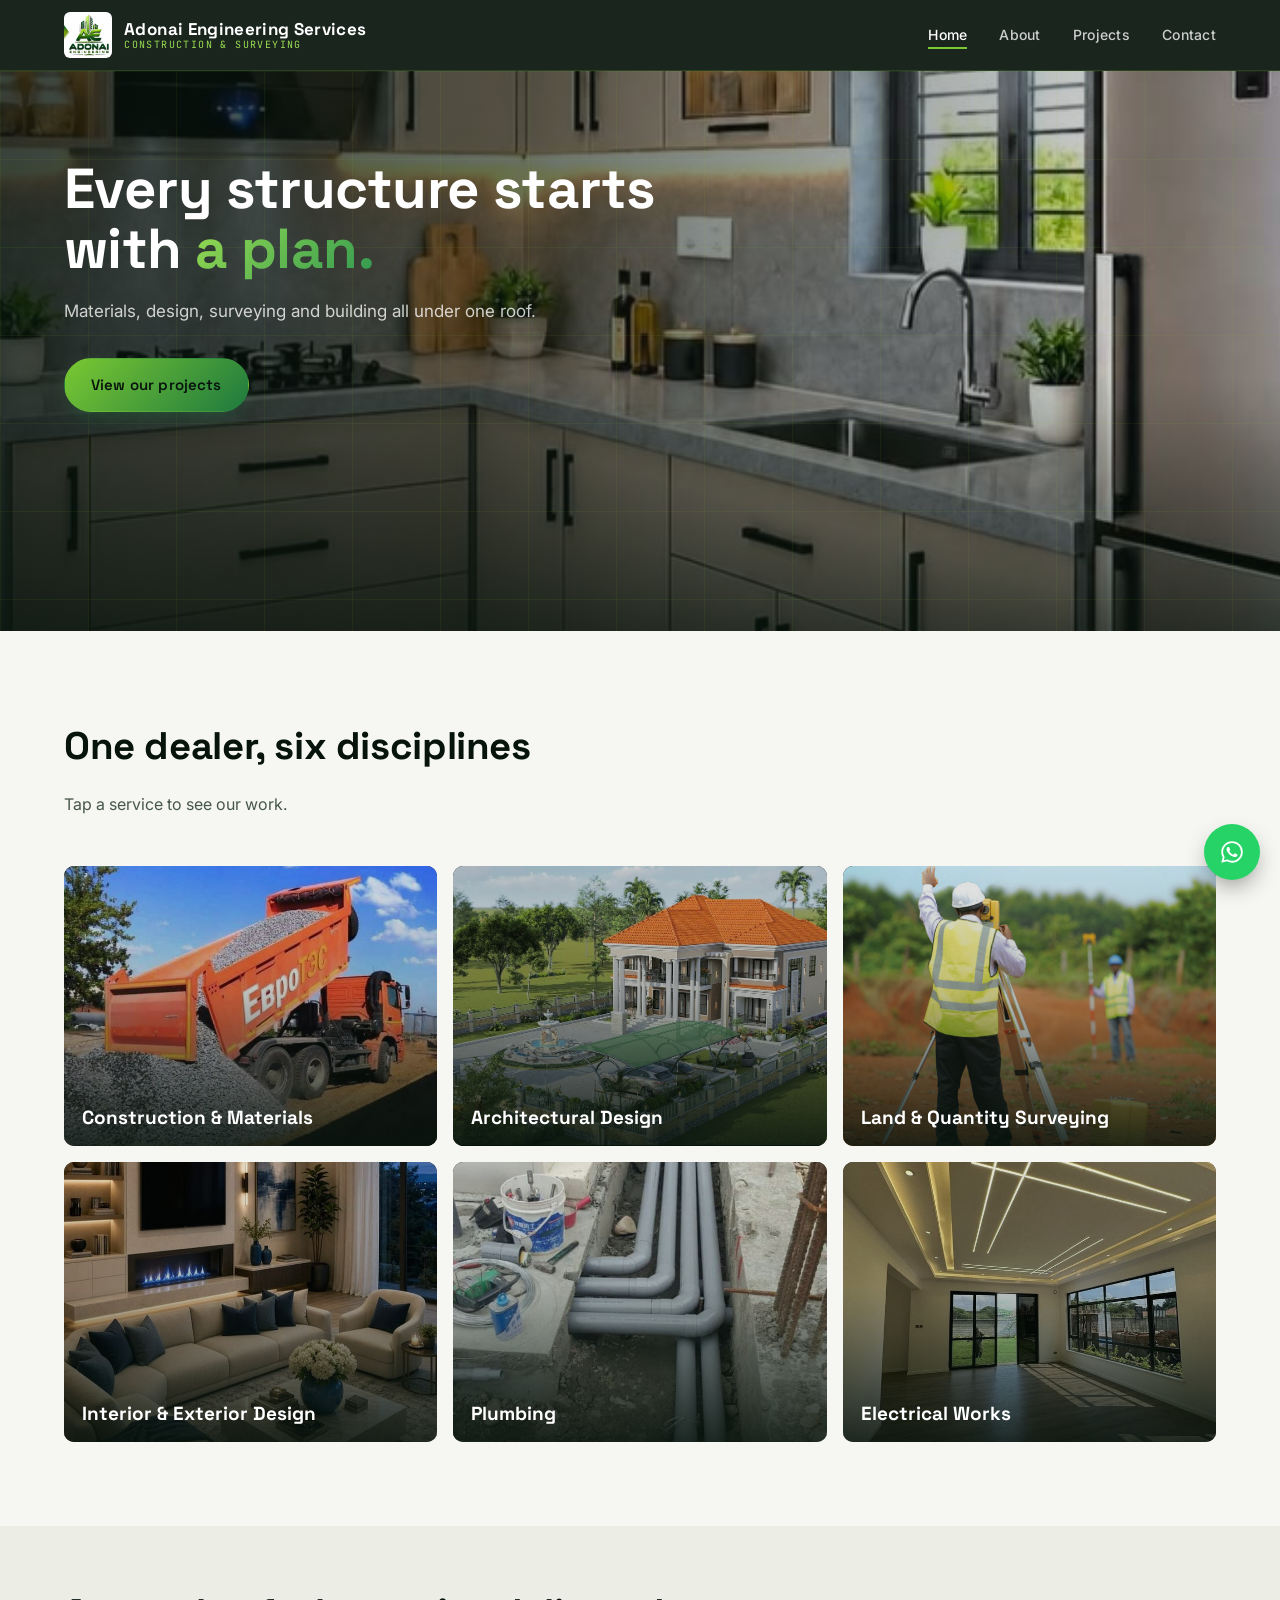
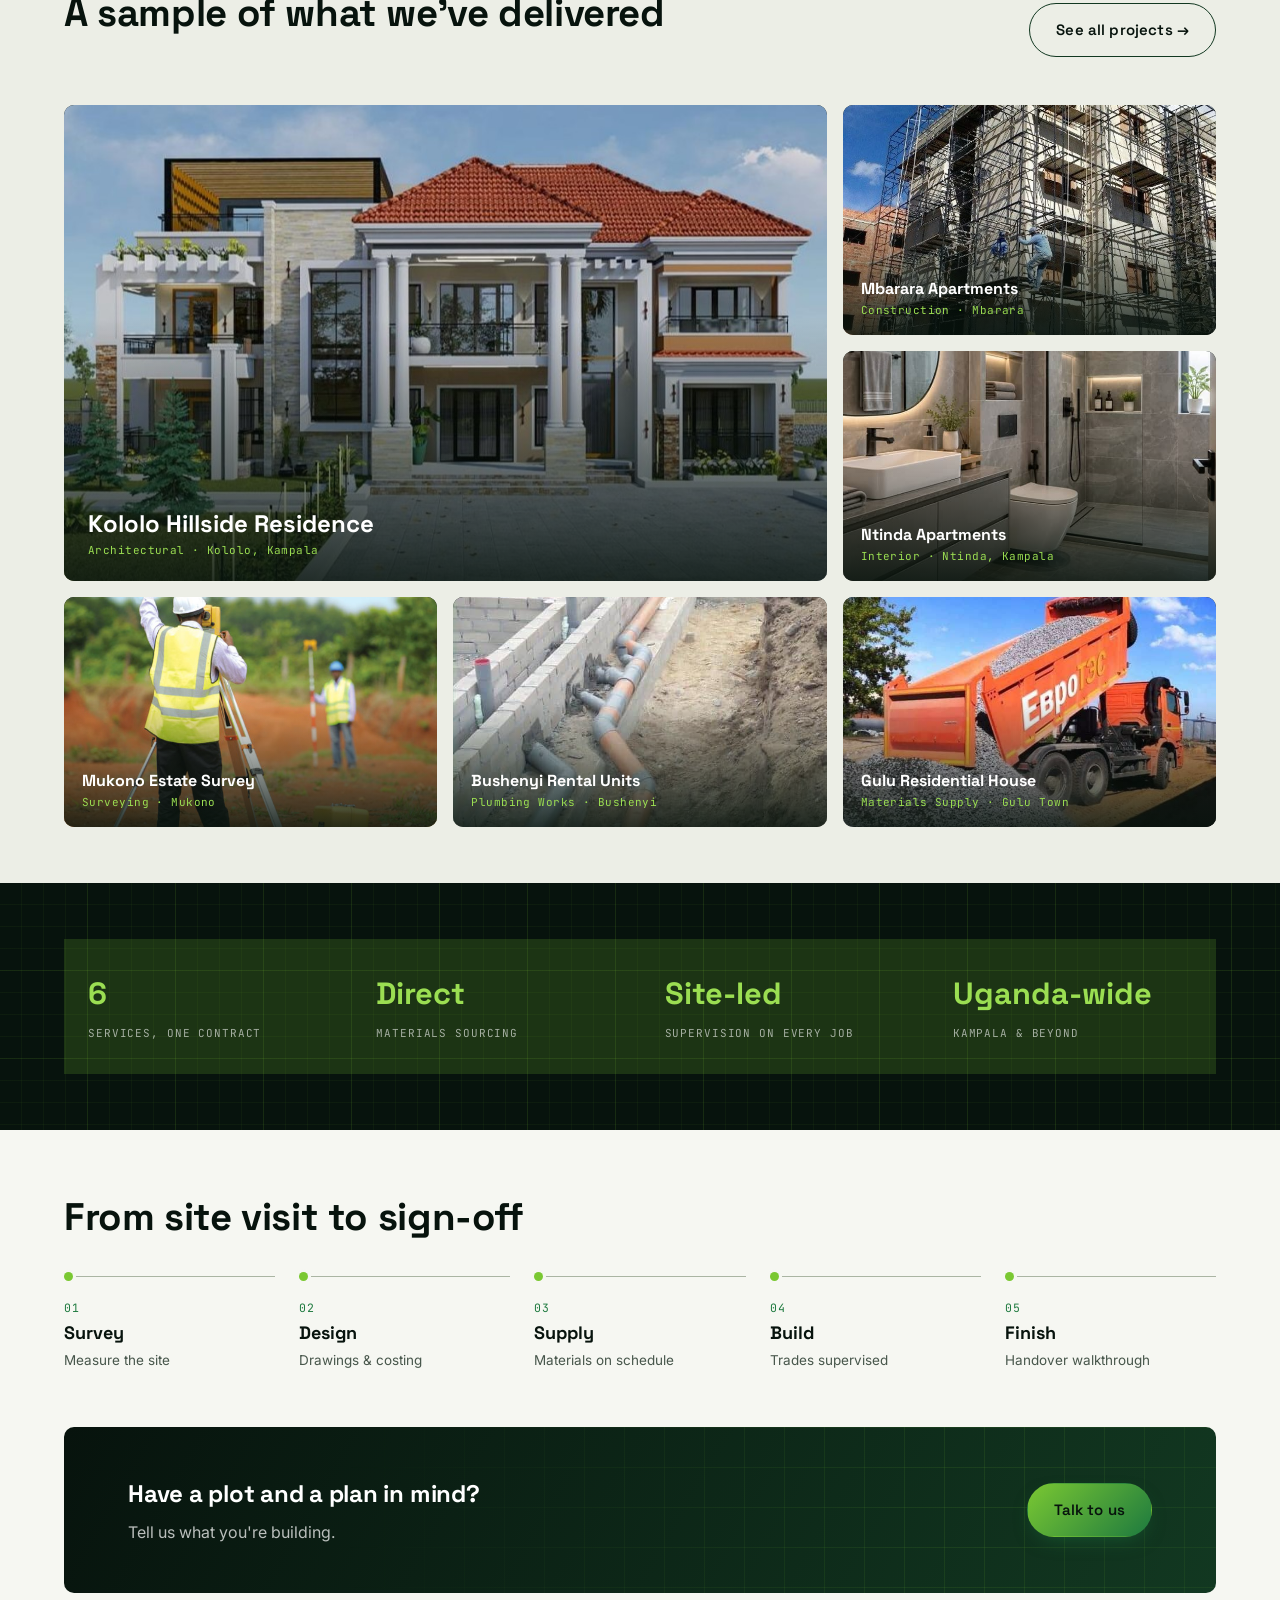
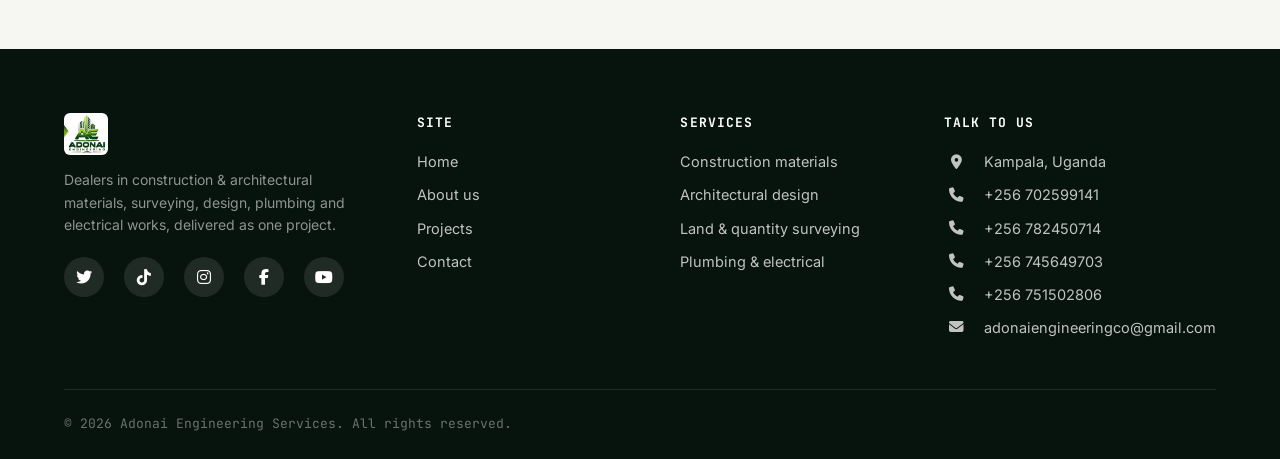
<file: index.html>
<!DOCTYPE html>
<html lang="en">
<head>
<meta charset="UTF-8">
<meta name="viewport" content="width=device-width, initial-scale=1.0">
<title>Adonai Engineering — Construction, Architectural &amp; Surveying Dealers, Uganda</title>
<meta name="description" content="Adonai Engineering supplies construction and architectural materials and delivers surveying, interior &amp; exterior design, plumbing and electrical works across Uganda.">
<link rel="icon" href="images/logo-mark.png">
<link rel="preconnect" href="https://fonts.googleapis.com">
<link rel="preconnect" href="https://fonts.gstatic.com" crossorigin>
<link href="https://fonts.googleapis.com/css2?family=Space+Grotesk:wght@500;600;700&family=Inter:wght@400;500;600&family=JetBrains+Mono:wght@400;500&display=swap" rel="stylesheet">
<link rel="stylesheet" href="https://cdnjs.cloudflare.com/ajax/libs/font-awesome/6.4.0/css/all.min.css">
<link rel="stylesheet" href="index.css">
</head>
<body>

<!-- ================= HEADER ================= -->
<header class="site-header">
  <nav class="nav">
    <a href="index.html" class="brand">
      <img src="images/logo-mark.png" alt="Adonai Engineering logo">
      <span class="brand-text"><strong>Adonai Engineering Services</strong><span>Construction &amp; Surveying</span></span>
    </a>
    <ul class="nav-links" id="navLinks">
      <li><a href="index.html" aria-current="page">Home</a></li>
      <li><a href="about.html">About</a></li>
      <li><a href="projects.html">Projects</a></li>
      <li><a href="contact.html">Contact</a></li>
    </ul>
    <button class="hamburger" id="hamburger" aria-label="Toggle menu" aria-expanded="false">
      <span></span><span></span><span></span>
    </button>
  </nav>
</header>

<!-- ================= HERO ================= -->
<section class="hero blueprint" id="hero">
  <!-- Fading photos: listed in HERO_IMAGES at the top of index.js -->
  <div class="hero-slides" id="heroSlides" aria-hidden="true"></div>
  <div class="hero-shade" aria-hidden="true"></div>

  <div class="container">
    <div class="hero-copy">
      <h1>Every structure starts with <em>a plan.</em></h1>
      <p class="lead">Materials, design, surveying and building all under one roof.</p>
      <div class="hero-actions">
        <a href="projects.html" class="btn btn-primary">View our projects</a>
      </div>
    </div>

    <div class="hero-plan" aria-hidden="true">
      <svg viewBox="0 0 300 340" xmlns="http://www.w3.org/2000/svg">
        <line class="plan-line" x1="20" y1="320" x2="280" y2="320" style="animation-delay:.1s"/>
        <rect class="plan-fill" x="95" y="40" width="90" height="280"/>
        <rect class="plan-line" x="95" y="40" width="90" height="280" style="animation-delay:.2s"/>
        <rect class="plan-fill" x="195" y="120" width="55" height="200"/>
        <rect class="plan-line" x="195" y="120" width="55" height="200" style="animation-delay:.5s"/>
        <rect class="plan-fill" x="45" y="170" width="45" height="150"/>
        <rect class="plan-line" x="45" y="170" width="45" height="150" style="animation-delay:.7s"/>
        <g class="plan-line" style="animation-delay:.9s">
          <line x1="110" y1="55" x2="110" y2="305"/>
          <line x1="125" y1="55" x2="125" y2="305"/>
          <line x1="140" y1="55" x2="140" y2="305"/>
          <line x1="155" y1="55" x2="155" y2="305"/>
          <line x1="170" y1="55" x2="170" y2="305"/>
          <line x1="95" y1="70" x2="185" y2="70"/>
          <line x1="95" y1="100" x2="185" y2="100"/>
          <line x1="95" y1="130" x2="185" y2="130"/>
          <line x1="95" y1="160" x2="185" y2="160"/>
          <line x1="95" y1="190" x2="185" y2="190"/>
          <line x1="95" y1="220" x2="185" y2="220"/>
          <line x1="95" y1="250" x2="185" y2="250"/>
          <line x1="95" y1="280" x2="185" y2="280"/>
        </g>
        <line class="plan-dim" x1="95" y1="330" x2="185" y2="330"/>
        <line class="plan-dim" x1="95" y1="325" x2="95" y2="335"/>
        <line class="plan-dim" x1="185" y1="325" x2="185" y2="335"/>
        <text class="plan-label" x="120" y="343">9.0 m</text>
        <text class="plan-label" x="200" y="112">H 24.4m</text>
      </svg>
    </div>
  </div>
</section>

<!-- ================= WHAT WE DO (photo tiles → filtered projects) ================= -->
<section id="services">
  <div class="container">
    <div class="section-head">
      <h2>One dealer, six disciplines</h2>
      <p>Tap a service to see our work.</p>
    </div>

    <div class="svc-grid">
      <a class="svc-tile blueprint reveal" href="projects.html?category=Construction">
        <img src="images/14.jpeg" alt="" loading="lazy" onerror="this.remove()">
        <span class="svc-shade"></span>
        <!--<span class="svc-icon"><svg viewBox="0 0 24 24" fill="none" stroke="currentColor" stroke-width="1.8"><path d="M3 21V9l9-6 9 6v12"/><path d="M9 21v-8h6v8"/></svg></span>
      --><span class="svc-body"><strong>Construction &amp; Materials</strong><!--<em>View projects →</em></span>-->
      </a>

      <a class="svc-tile blueprint reveal" href="projects.html?category=Architectural">
        <img src="images/8.jpeg" alt="" loading="lazy" onerror="this.remove()">
        <span class="svc-shade"></span>
        <!--<span class="svc-icon"><svg viewBox="0 0 24 24" fill="none" stroke="currentColor" stroke-width="1.8"><circle cx="12" cy="12" r="9"/><path d="M12 3v3M12 18v3M3 12h3M18 12h3"/><circle cx="12" cy="12" r="2.2"/></svg></span>
      --><span class="svc-body"><strong>Architectural Design</strong><!--<em>View projects →</em></span>-->
      </a>
      </a>

      <a class="svc-tile blueprint reveal" href="projects.html?category=Surveying">
        <img src="images/34.jpg" alt="" loading="lazy" onerror="this.remove()">
        <span class="svc-shade"></span>
        <!--<span class="svc-icon"><svg viewBox="0 0 24 24" fill="none" stroke="currentColor" stroke-width="1.8"><path d="M4 20l6-14 4 9 3-6 3 11"/><circle cx="4" cy="20" r="1"/></svg></span>
      --><span class="svc-body"><strong>Land &amp; Quantity Surveying</strong><!--<em>View projects →</em></span>-->
      </a>
      </a>

      <a class="svc-tile blueprint reveal" href="projects.html?category=Interior%20%26%20Exterior">
        <img src="images/22.jpeg" alt="" loading="lazy" onerror="this.remove()">
        <span class="svc-shade"></span>
       <!---- <span class="svc-icon"><svg viewBox="0 0 24 24" fill="none" stroke="currentColor" stroke-width="1.8"><path d="M4 21V10l8-6 8 6v11"/><path d="M9 21v-6h6v6"/><path d="M4 10h16"/></svg></span>
      --><span class="svc-body"><strong>Interior &amp; Exterior Design</strong><!--<em>View projects →</em></span>-->
      </a>
      </a>

      <a class="svc-tile blueprint reveal" href="projects.html?category=Electrical%20%26%20Plumbing">
        <img src="images/17.jpeg" alt="" loading="lazy" onerror="this.remove()">
        <span class="svc-shade"></span>
        <!--<span class="svc-icon"><svg viewBox="0 0 24 24" fill="none" stroke="currentColor" stroke-width="1.8"><path d="M12 3c3 3.5 5 6.6 5 9.3A5 5 0 0 1 7 12.3C7 9.6 9 6.5 12 3Z"/></svg></span>
      --><span class="svc-body"><strong>Plumbing</strong><!--<em>View projects →</em></span>-->
      </a>
      </a>

      <a class="svc-tile blueprint reveal" href="projects.html?category=Electrical%20%26%20Plumbing">
        <img src="images/19.jpeg" alt="" loading="lazy" onerror="this.remove()">
        <span class="svc-shade"></span>
        <!--<span class="svc-icon"><svg viewBox="0 0 24 24" fill="none" stroke="currentColor" stroke-width="1.8"><path d="M13 2 4 14h6l-1 8 9-12h-6l1-8Z"/></svg></span>
      --><span class="svc-body"><strong>Electrical Works</strong><!--<em>View projects →</em></span>-->
      </a>
      </a>
    </div>
  </div>
</section>

<!-- ================= RECENT WORK (photo grid) ================= -->
<section class="section-tight" style="background:var(--paper-dim);">
  <div class="container">
    <div class="section-head" style="display:flex; justify-content:space-between; align-items:flex-end; gap:20px; flex-wrap:wrap; max-width:none;">
      <h2>A sample of what we've delivered</h2>
      <a href="projects.html" class="btn btn-outline-dark">See all projects →</a>
    </div>

    <div class="bento">
      <a class="bento-item lg blueprint reveal" href="projects.html?category=Construction">
        <img src="images/5.jpeg" alt="Kololo Hillside Residence" loading="lazy" onerror="this.remove()">
        <span class="bento-shade"></span>
        <span class="bento-cap"><b>Kololo Hillside Residence</b><i>Architectural · Kololo, Kampala</i></span>
      </a>
      <a class="bento-item blueprint reveal" href="projects.html?category=Construction">
        <img src="images/2.jpeg" alt="Mbarara Apartments" loading="lazy" onerror="this.remove()">
        <span class="bento-shade"></span>
        <span class="bento-cap"><b>Mbarara Apartments</b><i>Construction · Mbarara</i></span>
      </a>
      <a class="bento-item blueprint reveal" href="projects.html?category=Interior%20%26%20Exterior">
        <img src="images/25.jpeg" alt="Ntinda Apartments" loading="lazy" onerror="this.remove()">
        <span class="bento-shade"></span>
        <span class="bento-cap"><b>Ntinda Apartments</b><i>Interior · Ntinda, Kampala</i></span>
      </a>
      <a class="bento-item blueprint reveal" href="projects.html?category=Surveying">
        <img src="images/34.jpg" alt="Mukono Estate Land Survey" loading="lazy" onerror="this.remove()">
        <span class="bento-shade"></span>
        <span class="bento-cap"><b>Mukono Estate Survey</b><i>Surveying · Mukono</i></span>
      </a>
      <a class="bento-item blueprint reveal" href="projects.html?category=Plumbing Works">
        <img src="images/16.jpeg" alt="Wakiso Family House" loading="lazy" onerror="this.remove()">
        <span class="bento-shade"></span>
        <span class="bento-cap"><b>Bushenyi Rental Units</b><i>Plumbing Works · Bushenyi </i></span>
      </a>
      <a class="bento-item blueprint reveal" href="projects.html?category=Materials Supply">
        <img src="images/14.jpeg" alt="Bushenyi Rental Units" loading="lazy" onerror="this.remove()">
        <span class="bento-shade"></span>
        <span class="bento-cap"><b>Gulu Residential House</b><i>Materials Supply · Gulu Town</i></span>
      </a>
    </div>
  </div>
</section>

<!-- ================= STATS ================= -->
<section class="blueprint on-dark section-tight">
  <div class="container">
    <div class="stats-strip">
      <div class="stat reveal"><b>6</b><span>Services, one contract</span></div>
      <div class="stat reveal"><b>Direct</b><span>Materials sourcing</span></div>
      <div class="stat reveal"><b>Site-led</b><span>Supervision on every job</span></div>
      <div class="stat reveal"><b>Uganda-wide</b><span>Kampala &amp; beyond</span></div>
    </div>
  </div>
</section>

<!-- ================= HOW WE WORK (short) ================= -->
<section class="section-tight">
  <div class="container">
    <div class="section-head" style="margin-bottom:28px;">
      <h2>From site visit to sign-off</h2>
    </div>
    <ol class="steps">
      <li class="reveal"><span class="step-no">01</span><b>Survey</b><small>Measure the site</small></li>
      <li class="reveal"><span class="step-no">02</span><b>Design</b><small>Drawings &amp; costing</small></li>
      <li class="reveal"><span class="step-no">03</span><b>Supply</b><small>Materials on schedule</small></li>
      <li class="reveal"><span class="step-no">04</span><b>Build</b><small>Trades supervised</small></li>
      <li class="reveal"><span class="step-no">05</span><b>Finish</b><small>Handover walkthrough</small></li>
    </ol>
  </div>
</section>

<!-- ================= CTA ================= -->
<section class="section-tight" style="padding-top:0;">
  <div class="container">
    <div class="cta-band">
      <div>
        <h3>Have a plot and a plan in mind?</h3>
        <p>Tell us what you're building.</p>
      </div>
      <a href="contact.html" class="btn btn-primary">Talk to us</a>
    </div>
  </div>
</section>

<!-- ================= FOOTER ================= -->
<footer class="site-footer">
    <div class="container">
        <div class="footer-grid">
            <div class="footer-brand">
                <img src="images/logo-mark.png" alt="Adonai Engineering logo">
                <p>Dealers in construction &amp; architectural materials, surveying, design, plumbing and electrical works, delivered as one project.</p>
                <div class="social-icons">
                        <a href="#" aria-label="Twitter"><i class="fab fa-twitter"></i></a>
                        <a href="https://www.tiktok.com/@mukalazi148?_r=1&_t=ZS-9APeQ86d8cP" target="_blank" aria-label="TikTok"><i class="fab fa-tiktok"></i></a>
                        <a href="https://www.instagram.com/adonai_engineering?psln=amt0YXB2a3R2MTI0" target="_blank" aria-label="Instagram"><i class="fab fa-instagram"></i></a>
                        <a href="https://www.facebook.com/share/1DyAzKLe6d/" target ="_blank" aria-label="Facebook"><i class="fab fa-facebook-f"></i></a>
                        <a href="#" aria-label="YouTube"><i class="fab fa-youtube"></i></a>
                    </div>
            </div>
            <div class="footer-col">
                <h4>Site</h4>
                <ul>
                    <li><a href="index.html">Home</a></li>
                    <li><a href="about.html">About us</a></li>
                    <li><a href="projects.html">Projects</a></li>
                    <li><a href="contact.html">Contact</a></li>
                </ul>
            </div>
            <div class="footer-col">
                <h4>Services</h4>
                <ul>
                    <li>Construction materials</li>
                    <li>Architectural design</li>
                    <li>Land &amp; quantity surveying</li>
                    <li>Plumbing &amp; electrical</li>
                </ul>
            </div>
            <div class="footer-col">
                <h4>Talk to us</h4>
                <ul class="contact-info">
                    <li><i class="fas fa-map-marker-alt"></i> Kampala, Uganda</li>
                    <li><i class="fas fa-phone"></i> <a href="tel:+256702599141">+256 702599141</a></li>
                    <li><i class="fas fa-phone"></i> <a href="tel:+256782450714">+256 782450714</a></li>
                    <li><i class="fas fa-phone"></i> <a href="tel:+256745649703">+256 745649703</a></li>
                    <li><i class="fas fa-phone"></i> <a href="tel:+256751502806">+256 751502806</a></li>
                    <li><i class="fas fa-envelope"></i> <a href="mailto:adonaiengineeringco@gmail.com">adonaiengineeringco@gmail.com</a></li>
                </ul>
            </div>
        </div>
        <div class="footer-bottom">
            <span>© <span id="year"></span> Adonai Engineering Services. All rights reserved.</span>
            <!--<span>Site plan drawn in Kampala, Uganda</span>-->
        </div>
    </div>
</footer>

<!-- Floating WhatsApp button -->
<a class="wa-float" href="https://wa.me/256745649703" target="_blank" rel="noopener" aria-label="Chat with us on WhatsApp">
  <svg viewBox="0 0 24 24" fill="currentColor" width="26" height="26"><path d="M12.04 2C6.58 2 2.13 6.45 2.13 11.91c0 1.75.46 3.45 1.32 4.95L2.05 22l5.25-1.38a9.9 9.9 0 0 0 4.74 1.21h.01c5.46 0 9.91-4.45 9.91-9.91 0-2.65-1.03-5.14-2.9-7.01A9.82 9.82 0 0 0 12.04 2Zm0 18.15h-.01a8.2 8.2 0 0 1-4.18-1.15l-.3-.18-3.12.82.83-3.04-.2-.31a8.2 8.2 0 0 1-1.26-4.38c0-4.54 3.7-8.23 8.24-8.23 2.2 0 4.27.86 5.82 2.42a8.18 8.18 0 0 1 2.41 5.82c0 4.54-3.7 8.23-8.23 8.23Zm4.52-6.16c-.25-.12-1.47-.72-1.69-.81-.23-.08-.39-.12-.56.12-.16.25-.64.81-.78.97-.14.17-.29.19-.54.06-.25-.12-1.05-.39-2-1.23-.74-.66-1.23-1.47-1.38-1.72-.14-.25-.02-.38.11-.5.11-.11.25-.29.37-.43.12-.14.16-.25.25-.41.08-.17.04-.31-.02-.43-.06-.12-.56-1.34-.76-1.84-.2-.48-.4-.42-.56-.43h-.48c-.17 0-.43.06-.66.31-.22.25-.86.85-.86 2.07 0 1.22.89 2.4 1.01 2.56.12.17 1.75 2.67 4.23 3.74.59.26 1.05.41 1.41.52.59.19 1.13.16 1.56.1.48-.07 1.47-.6 1.67-1.18.21-.58.21-1.07.14-1.18-.06-.1-.22-.16-.47-.28Z"/></svg>
</a>

<script src="index.js"></script>
</body>
</html>
</file>
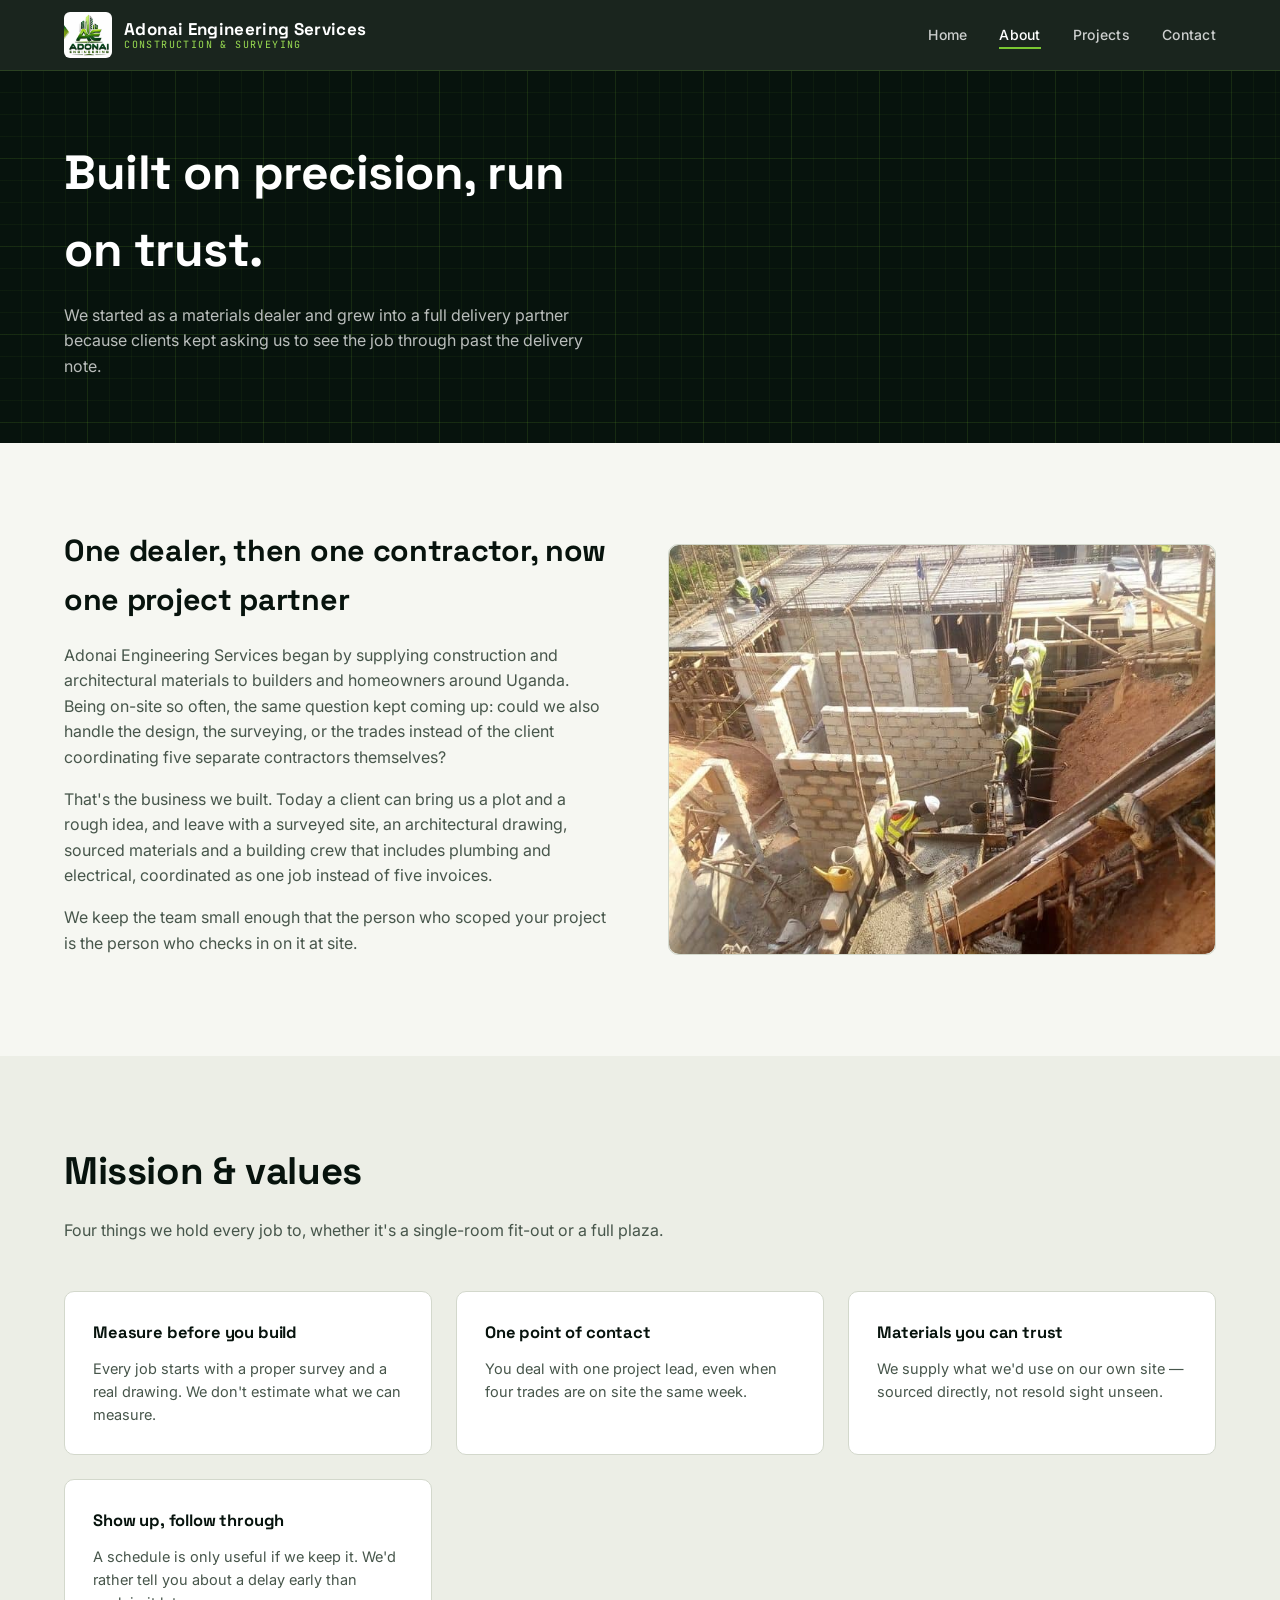
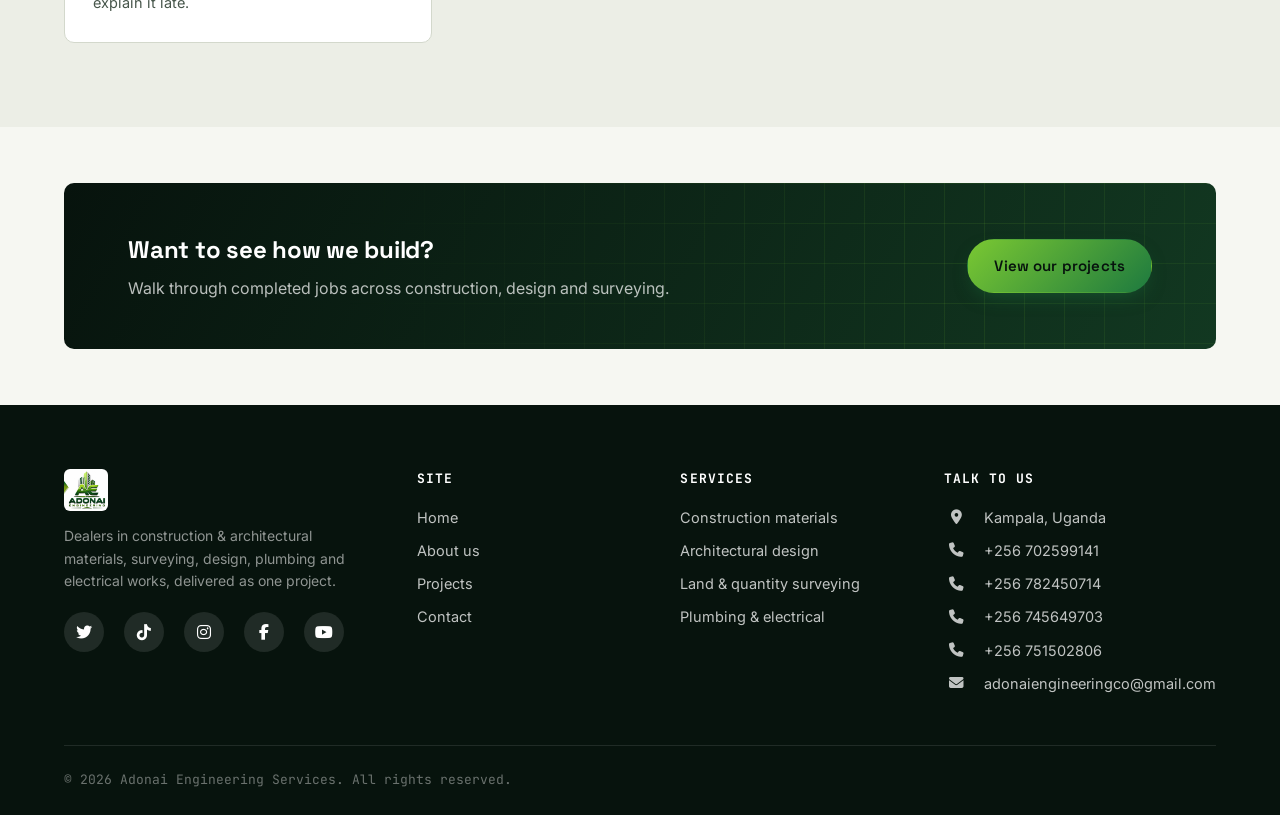
<file: about.html>
<!DOCTYPE html>
<html lang="en">

<head>
    <meta charset="UTF-8">
    <meta name="viewport" content="width=device-width, initial-scale=1.0">
    <title>About Us — Adonai Engineering</title>
    <meta name="description" content="Adonai Engineering is a Ugandan dealer in construction and architectural materials, delivering surveying, design, plumbing and electrical works.">
    <link rel="icon" href="images/logo-mark.png">
    <link rel="preconnect" href="https://fonts.googleapis.com">
    <link rel="preconnect" href="https://fonts.gstatic.com" crossorigin>
    <link href="https://fonts.googleapis.com/css2?family=Space+Grotesk:wght@500;600;700&family=Inter:wght@400;500;600&family=JetBrains+Mono:wght@400;500&display=swap" rel="stylesheet">
    <link rel="stylesheet" href="https://cdnjs.cloudflare.com/ajax/libs/font-awesome/6.4.0/css/all.min.css">

    <link rel="stylesheet" href="about.css">
</head>

<body>

    <!-- ================= HEADER ================= -->
    <header class="site-header">
        <nav class="nav">
            <a href="index.html" class="brand">
                <img src="images/logo-mark.png" alt="Adonai Engineering logo">
                <span class="brand-text"><strong>Adonai Engineering Services</strong><span>Construction &amp; Surveying</span></span>
            </a>
            <ul class="nav-links" id="navLinks">
                <li><a href="index.html">Home</a></li>
                <li><a href="about.html" aria-current="page">About</a></li>
                <li><a href="projects.html">Projects</a></li>
                <li><a href="contact.html">Contact</a></li>
            </ul>
            <button class="hamburger" id="hamburger" aria-label="Toggle menu" aria-expanded="false">
                <span></span><span></span><span></span>
            </button>
        </nav>
    </header>

    <!-- ================= PAGE BANNER ================= -->
    <section class="page-banner blueprint">
        <div class="container">
            <!----
            <div class="dim-rule"><span>About Adonai Engineering</span></div>-->
            <h1>Built on precision, run on trust.</h1>
            <p class="lead">We started as a materials dealer and grew into a full delivery partner because clients kept asking us to see the job through past the delivery note.</p>
        </div>
    </section>

    <!-- ================= STORY ================= -->
    <section>
        <div class="container">
            <div class="split">
                <div class="reveal">
                   
                    <h2 style="margin-bottom:18px; font-size:1.9rem;">One dealer, then one contractor, now one project partner</h2>
                    <p style="color:var(--ink-soft); margin-bottom:16px;">Adonai Engineering Services began by supplying construction and architectural materials to builders and homeowners around Uganda. Being on-site so often, the same question kept coming up: could we also handle the design, the surveying,
                        or the trades instead of the client coordinating five separate contractors themselves?</p>
                    <p style="color:var(--ink-soft); margin-bottom:16px;">That's the business we built. Today a client can bring us a plot and a rough idea, and leave with a surveyed site, an architectural drawing, sourced materials and a building crew that includes plumbing and electrical, coordinated as
                        one job instead of five invoices.</p>
                    <p style="color:var(--ink-soft);">We keep the team small enough that the person who scoped your project is the person who checks in on it at site.</p>
                </div>
                <div class="photo-frame blueprint reveal" style="display:flex; align-items:center; justify-content:center;">
                    <img src="images/10.jpeg" alt="Adonai Engineering team on site" style="position:absolute; inset:0; width:100%; height:100%; object-fit:cover;" onerror="this.hidden=true; this.nextElementSibling.hidden=false;">
                    <div hidden style="color:var(--lime-400); font-family:var(--font-mono); font-size:12px; text-align:center; padding:20px; letter-spacing:0.06em;">

                    </div>
                    <!--<span class="photo-tag">Adonai Engineering</span>-->
                </div>
            </div>
        </div>
    </section>

    <!-- ================= MISSION / VALUES ================= -->
    <section style="background:var(--paper-dim);">
        <div class="container">
            <!----
            <div class="dim-rule"><span>What guides the work</span></div>-->
            <div class="section-head">
                <h2>Mission &amp; values</h2>
                <p>Four things we hold every job to, whether it's a single-room fit-out or a full plaza.</p>
            </div>
            <div class="card-grid">
                <div class="value-card reveal">
                    <h3>Measure before you build</h3>
                    <p>Every job starts with a proper survey and a real drawing. We don't estimate what we can measure.</p>
                </div>
                <div class="value-card reveal">
                    <h3>One point of contact</h3>
                    <p>You deal with one project lead, even when four trades are on site the same week.</p>
                </div>
                <div class="value-card reveal">
                    <h3>Materials you can trust</h3>
                    <p>We supply what we'd use on our own site — sourced directly, not resold sight unseen.</p>
                </div>
                <div class="value-card reveal">
                    <h3>Show up, follow through</h3>
                    <p>A schedule is only useful if we keep it. We'd rather tell you about a delay early than explain it late.</p>
                </div>
            </div>
        </div>
    </section>

    <!-- ================= TEAM ================= -->
    <!--<section>
    <div class="container">
        <div class="dim-rule"><span>Who you'll work with</span></div>
        <div class="section-head">
            <h2>A team across the disciplines you need</h2>
            <p>Add real names and headshots here as your team grows — the layout is ready.</p>
        </div>
        <div class="team-grid">
            <div class="team-card reveal">
                <div class="team-photo">Project Lead</div>
                <h4>Site &amp; Project Management</h4>
                <span>Coordinates every trade on site</span>
            </div>
            <div class="team-card reveal">
                <div class="team-photo">Architect</div>
                <h4>Architectural Design</h4>
                <span>Concept through working drawings</span>
            </div>
            <div class="team-card reveal">
                <div class="team-photo">Surveyor</div>
                <h4>Land &amp; Quantity Surveying</h4>
                <span>Boundaries, topography, take-offs</span>
            </div>
            <div class="team-card reveal">
                <div class="team-photo">Technicians</div>
                <h4>Plumbing &amp; Electrical</h4>
                <span>Installation to code, signed off</span>
            </div>
        </div>
    </div>
    </section>-->

    <!-- ================= CTA ================= -->
    <section class="section-tight">
        <div class="container">
            <div class="cta-band">
                <div>
                    <h3>Want to see how we build?</h3>
                    <p>Walk through completed jobs across construction, design and surveying.</p>
                </div>
                <a href="projects.html" class="btn btn-primary">View our projects</a>
            </div>
        </div>
    </section>

    <!-- ================= FOOTER ================= -->
    <footer class="site-footer">
        <div class="container">
            <div class="footer-grid">
                <div class="footer-brand">
                    <img src="images/logo-mark.png" alt="Adonai Engineering logo">
                    <p>Dealers in construction &amp; architectural materials, surveying, design, plumbing and electrical works, delivered as one project.</p>
                    <div class="social-icons">
                        <a href="#" aria-label="Twitter"><i class="fab fa-twitter"></i></a>
                        <a href="https://www.tiktok.com/@mukalazi148?_r=1&_t=ZS-9APeQ86d8cP" target="_blank" aria-label="TikTok"><i class="fab fa-tiktok"></i></a>
                        <a href="https://www.instagram.com/adonai_engineering?psln=amt0YXB2a3R2MTI0" target="_blank" aria-label="Instagram"><i class="fab fa-instagram"></i></a>
                        <a href="https://www.facebook.com/share/1DyAzKLe6d/" target ="_blank" aria-label="Facebook"><i class="fab fa-facebook-f"></i></a>
                        <a href="#" aria-label="YouTube"><i class="fab fa-youtube"></i></a>
                    </div>
                </div>

                <div class="footer-col">
                    <h4>Site</h4>
                    <ul>
                        <li><a href="index.html">Home</a></li>
                        <li><a href="about.html">About us</a></li>
                        <li><a href="projects.html">Projects</a></li>
                        <li><a href="contact.html">Contact</a></li>
                    </ul>
                </div>
                <div class="footer-col">
                    <h4>Services</h4>
                    <ul>
                        <li>Construction materials</li>
                        <li>Architectural design</li>
                        <li>Land &amp; quantity surveying</li>
                        <li>Plumbing &amp; electrical</li>
                    </ul>
                </div>
                <div class="footer-col">
                    <h4>Talk to us</h4>
                    <ul class="contact-info">
                        <li><i class="fas fa-map-marker-alt"></i> Kampala, Uganda</li>
                        <li><i class="fas fa-phone"></i> <a href="tel:+256702599141">+256 702599141</a></li>
                        <li><i class="fas fa-phone"></i> <a href="tel:+256782450714">+256 782450714</a></li>
                        <li><i class="fas fa-phone"></i> <a href="tel:+256745649703">+256 745649703</a></li>
                        <li><i class="fas fa-phone"></i> <a href="tel:+256751502806">+256 751502806</a></li>
                        <li><i class="fas fa-envelope"></i> <a href="mailto:adonaiengineeringco@gmail.com">adonaiengineeringco@gmail.com</a></li>
                    </ul>
                </div>
            </div>
            <div class="footer-bottom">
                <span>© <span id="year"></span> Adonai Engineering Services. All rights reserved.</span>
                <!--<span>Site plan drawn in Kampala, Uganda</span>-->
            </div>
        </div>
    </footer>

    <script src="about.js"></script>
</body>

</html>
</file>
<file: index.css>
/* ==========================================================================
   ADONAI ENGINEERING — Home page styles
   Concept: the site plan. Every page reads like a page out of a site
   drawing set — blueprint grid, dimension lines instead of decoration,
   a stamped "approved" mark standing in for the primary call to action.
   ========================================================================== */

:root {
  /* Color — pulled from the logo's tower/foliage gradient */
  --paper: #f6f7f2;
  --paper-dim: #eceee6;
  --card: #ffffff;
  --ink: #0e1d14;
  --ink-soft: #47564b;
  --ink-faint: #7c8a7e;
  --forest-950: #07130d;
  --forest-900: #0c2117;
  --forest-800: #123821;
  --forest-700: #1a4a2b;
  --green-600: #1e7a3f;
  --green-500: #2f9750;
  --lime-500: #7ac832;
  --lime-400: #9bde52;
  --line: #d3d8cc;
  --line-strong: #aab5a3;
  --white: #ffffff;
  --danger: #b3402a;

  /* Type */
  --font-display: "Space Grotesk", "Arial Narrow", sans-serif;
  --font-body: "Inter", -apple-system, BlinkMacSystemFont, sans-serif;
  --font-mono: "JetBrains Mono", "Courier New", monospace;

  /* Rhythm */
  --edge: clamp(20px, 5vw, 64px);
  --radius-sm: 4px;
  --radius-md: 10px;
  --maxw: 1280px;

  --ease: cubic-bezier(.16,.84,.44,1);
}

* { box-sizing: border-box; }
html { scroll-behavior: smooth; }
@media (prefers-reduced-motion: reduce) {
  html { scroll-behavior: auto; }
  *, *::before, *::after { animation-duration: 0.001ms !important; animation-iteration-count: 1 !important; transition-duration: 0.001ms !important; scroll-behavior: auto !important; }
}

body {
  margin: 0;
  background: var(--paper);
  color: var(--ink);
  font-family: var(--font-body);
  font-size: 16px;
  line-height: 1.6;
  -webkit-font-smoothing: antialiased;
}

img { max-width: 100%; display: block; }
a { color: inherit; text-decoration: none; }
ul { margin: 0; padding: 0; list-style: none; }
button { font-family: inherit; cursor: pointer; }
h1, h2, h3, h4 {
  font-family: var(--font-display);
  color: var(--forest-950);
  margin: 0;
  letter-spacing: -0.01em;
}

:focus-visible {
  outline: 2px solid var(--lime-500);
  outline-offset: 3px;
}

.container {
  max-width: var(--maxw);
  margin: 0 auto;
  padding-left: var(--edge);
  padding-right: var(--edge);
}

/* Blueprint grid background — the signature texture used sparingly on
   dark sections to keep the "drawing sheet" concept alive */
.blueprint {
  background-color: var(--forest-950);
  background-image:
    linear-gradient(rgba(122,200,50,0.09) 1px, transparent 1px),
    linear-gradient(90deg, rgba(122,200,50,0.09) 1px, transparent 1px),
    linear-gradient(rgba(122,200,50,0.05) 1px, transparent 1px),
    linear-gradient(90deg, rgba(122,200,50,0.05) 1px, transparent 1px);
  background-size: 88px 88px, 88px 88px, 22px 22px, 22px 22px;
  background-position: -1px -1px;
}

/* Dimension-line divider: a section break drawn the way a surveyor
   marks a boundary, with a coordinate-style label instead of a plain hr */
.dim-rule {
  display: flex;
  align-items: center;
  gap: 12px;
  color: var(--ink-faint);
  font-family: var(--font-mono);
  font-size: 12px;
  letter-spacing: 0.08em;
  text-transform: uppercase;
  margin: 0 0 28px;
}
.dim-rule::before,
.dim-rule::after {
  content: "";
  height: 1px;
  background: var(--line-strong);
  flex: 0 0 18px;
}
.dim-rule::after { flex: 1 1 auto; }
.dim-rule span::before,
.dim-rule span::after { content: "|"; opacity: .5; margin: 0 6px; }

/* ---------- Buttons: styled like a stamped site-approval mark ---------- */
.btn {
  display: inline-flex;
  align-items: center;
  gap: 10px;
  padding: 14px 26px;
  border-radius: 999px;
  font-family: var(--font-display);
  font-weight: 600;
  font-size: 15px;
  letter-spacing: 0.01em;
  border: 1.5px solid transparent;
  transition: transform .25s var(--ease), box-shadow .25s var(--ease), background .25s var(--ease), color .25s var(--ease);
}
.btn-primary {
  background: linear-gradient(135deg, var(--lime-500), var(--green-600));
  color: var(--forest-950);
  box-shadow: 0 8px 20px -8px rgba(30,122,63,0.55);
}
.btn-primary:hover { transform: translateY(-2px) rotate(-1deg); box-shadow: 0 12px 26px -8px rgba(30,122,63,0.6); }
.btn-ghost {
  background: transparent;
  border-color: rgba(255,255,255,0.35);
  color: var(--white);
}
.btn-ghost:hover { border-color: var(--lime-400); color: var(--lime-400); }
.btn-outline-dark {
  background: transparent;
  border-color: var(--forest-800);
  color: var(--forest-950);
}
.btn-outline-dark:hover { background: var(--forest-950); color: var(--white); }
.btn-block { width: 100%; justify-content: center; }

/* ==========================================================================
   HEADER / NAV
   ========================================================================== */
.site-header {
  position: sticky;
  top: 0;
  z-index: 100;
  background: rgba(7,19,13,0.92);
  backdrop-filter: blur(10px);
  border-bottom: 1px solid rgba(122,200,50,0.18);
}
.nav {
  max-width: var(--maxw);
  margin: 0 auto;
  padding: 12px var(--edge);
  display: flex;
  align-items: center;
  justify-content: space-between;
}
.brand {
  display: flex;
  align-items: center;
  gap: 12px;
}
.brand img { height: 46px; width: auto; border-radius: 6px; }
.brand-text {
  display: flex;
  flex-direction: column;
  line-height: 1.1;
}
.brand-text strong {
  font-family: var(--font-display);
  color: var(--white);
  font-size: 17px;
  letter-spacing: 0.02em;
}
.brand-text span {
  font-family: var(--font-mono);
  font-size: 10px;
  color: var(--lime-400);
  letter-spacing: 0.14em;
  text-transform: uppercase;
}
.nav-links {
  display: flex;
  align-items: center;
  gap: 32px;
}
.nav-links a {
  color: rgba(255,255,255,0.78);
  font-size: 14px;
  font-weight: 500;
  letter-spacing: 0.02em;
  position: relative;
  padding: 6px 0;
}
.nav-links a::after {
  content: "";
  position: absolute;
  left: 0; bottom: 0;
  width: 0%; height: 2px;
  background: var(--lime-500);
  transition: width .25s var(--ease);
}
.nav-links a:hover::after,
.nav-links a[aria-current="page"]::after { width: 100%; }
.nav-links a[aria-current="page"] { color: var(--white); }
.nav-cta { display: flex; align-items: center; gap: 18px; }
.nav-phone {
  font-family: var(--font-mono);
  font-size: 13px;
  color: var(--lime-400);
  display: none;
}
.hamburger {
  display: none;
  flex-direction: column;
  gap: 5px;
  background: none;
  border: none;
  padding: 8px;
}
.hamburger span { width: 24px; height: 2px; background: var(--white); transition: transform .25s var(--ease), opacity .25s var(--ease); }
.hamburger.open span:nth-child(1) { transform: translateY(7px) rotate(45deg); }
.hamburger.open span:nth-child(2) { opacity: 0; }
.hamburger.open span:nth-child(3) { transform: translateY(-7px) rotate(-45deg); }

@media (min-width: 900px) {
  .nav-phone { display: inline-block; }
}

@media (max-width: 899px) {
  .nav-links {
    position: fixed;
    inset: 66px 0 0 0;
    background: var(--forest-950);
    flex-direction: column;
    align-items: flex-start;
    padding: 28px var(--edge);
    gap: 22px;
    transform: translateX(100%);
    transition: transform .35s var(--ease);
  }
  .nav-links.open { transform: translateX(0); }
  .nav-links a { font-size: 20px; }
  .hamburger { display: flex; }
  .nav-cta .btn-ghost { display: none; }
}

/* ==========================================================================
   HERO
   ========================================================================== */
.hero {
  position: relative;
  color: var(--white);
  overflow: hidden;
  padding: 88px 0 72px;
}
.hero .container {
  display: grid;
  grid-template-columns: 1.1fr 0.9fr;
  gap: 48px;
  align-items: center;
  position: relative;
  z-index: 2;
}
.hero-eyebrow {
  font-family: var(--font-mono);
  font-size: 12px;
  letter-spacing: 0.16em;
  text-transform: uppercase;
  color: var(--lime-400);
  display: flex;
  align-items: center;
  gap: 10px;
  margin-bottom: 18px;
}
.hero-eyebrow::before { content: ""; width: 26px; height: 1px; background: var(--lime-400); }
.hero h1 {
  color: var(--white);
  font-size: clamp(2.2rem, 4.4vw, 3.6rem);
  line-height: 1.06;
  margin-bottom: 20px;
}
.hero h1 em {
  font-style: normal;
  background: linear-gradient(135deg, var(--lime-400), var(--green-500));
  -webkit-background-clip: text;
  background-clip: text;
  color: transparent;
}
.hero p.lead {
  color: rgba(255,255,255,0.78);
  font-size: 17px;
  max-width: 46ch;
  margin-bottom: 32px;
}
.hero-actions { display: flex; gap: 14px; flex-wrap: wrap; margin-bottom: 40px; }
.hero-specs {
  display: flex;
  gap: 28px;
  flex-wrap: wrap;
  font-family: var(--font-mono);
  font-size: 12px;
  color: rgba(255,255,255,0.55);
  border-top: 1px solid rgba(255,255,255,0.14);
  padding-top: 20px;
}
.hero-specs b { display: block; color: var(--white); font-family: var(--font-display); font-size: 20px; margin-bottom: 2px; }

/* Blueprint drawing of the tower — the signature moment */
.hero-plan {
  position: relative;
  display: flex;
  align-items: center;
  justify-content: center;
}
.hero-plan svg { width: 100%; height: auto; max-width: 420px; }
.plan-line {
  fill: none;
  stroke: var(--lime-400);
  stroke-width: 1.4;
  stroke-linecap: round;
  stroke-linejoin: round;
  stroke-dasharray: 900;
  stroke-dashoffset: 900;
  animation: draw 2.6s var(--ease) forwards;
}
.plan-fill {
  fill: rgba(122,200,50,0.08);
  opacity: 0;
  animation: fadein 1s ease forwards 1.4s;
}
.plan-dim { stroke: rgba(255,255,255,0.3); stroke-width: 1; stroke-dasharray: 3 3; opacity: 0; animation: fadein .8s ease forwards 2s; }
.plan-label { font-family: var(--font-mono); font-size: 7px; fill: rgba(255,255,255,0.55); opacity: 0; animation: fadein .8s ease forwards 2.2s; }
@keyframes draw { to { stroke-dashoffset: 0; } }
@keyframes fadein { to { opacity: 1; } }
@media (prefers-reduced-motion: reduce) {
  .plan-line, .plan-fill, .plan-dim, .plan-label { animation: none; stroke-dashoffset: 0; opacity: 1; }
}

@media (max-width: 900px) {
  .hero .container { grid-template-columns: 1fr; }
  .hero-plan { order: -1; max-width: 260px; margin: 0 auto 12px; }
}

/* ==========================================================================
   SECTIONS shared
   ========================================================================== */
section { padding: 84px 0; }
.section-tight { padding: 56px 0; }
.section-head { max-width: 640px; margin-bottom: 48px; }
.section-head h2 { font-size: clamp(1.7rem, 3vw, 2.4rem); margin-bottom: 14px; }
.section-head p { color: var(--ink-soft); font-size: 16px; }
.on-dark { color: var(--white); }
.on-dark .section-head p { color: rgba(255,255,255,0.72); }
.on-dark h2, .on-dark h3 { color: var(--white); }

/* ---------- Services grid ---------- */
.services-grid {
  display: grid;
  grid-template-columns: repeat(3, 1fr);
  gap: 1px;
  background: var(--line);
  border: 1px solid var(--line);
  border-radius: var(--radius-md);
  overflow: hidden;
}
.service-card {
  background: var(--card);
  padding: 32px 28px;
  transition: background .25s var(--ease);
}
.service-card:hover { background: var(--paper-dim); }
.service-icon {
  width: 46px; height: 46px;
  border-radius: 10px;
  background: linear-gradient(135deg, var(--forest-800), var(--forest-950));
  display: flex; align-items: center; justify-content: center;
  margin-bottom: 20px;
  color: var(--lime-400);
}
.service-icon svg { width: 22px; height: 22px; }
.service-card h3 { font-size: 17px; margin-bottom: 8px; }
.service-card p { color: var(--ink-soft); font-size: 14.5px; margin: 0; }

@media (max-width: 860px) {
  .services-grid { grid-template-columns: repeat(2, 1fr); }
}
@media (max-width: 560px) {
  .services-grid { grid-template-columns: 1fr; }
}

/* ---------- Process / how we work ---------- */
.process-list { display: flex; flex-direction: column; }
.process-item {
  display: grid;
  grid-template-columns: 90px 1fr;
  gap: 24px;
  padding: 26px 0;
  border-top: 1px solid var(--line);
}
.process-item:last-child { border-bottom: 1px solid var(--line); }
.process-mark { font-family: var(--font-mono); color: var(--green-600); font-size: 13px; }
.process-item h3 { font-size: 18px; margin-bottom: 6px; }
.process-item p { color: var(--ink-soft); margin: 0; max-width: 60ch; }

/* ---------- Stats strip ---------- */
.stats-strip {
  display: grid;
  grid-template-columns: repeat(4, 1fr);
  gap: 1px;
  background: rgba(122,200,50,0.18);
}
.stat {
  padding: 30px 24px;
  text-align: left;
}
.stat b {
  display: block;
  font-family: var(--font-display);
  font-size: clamp(1.8rem, 3vw, 2.6rem);
  color: var(--lime-400);
}
.stat span { font-family: var(--font-mono); font-size: 11px; color: rgba(255,255,255,0.6); text-transform: uppercase; letter-spacing: 0.08em; }
@media (max-width: 700px) { .stats-strip { grid-template-columns: repeat(2, 1fr); } }

/* ---------- Cards: projects preview / values ---------- */
.card-grid { display: grid; grid-template-columns: repeat(3, 1fr); gap: 24px; }
@media (max-width: 900px) { .card-grid { grid-template-columns: repeat(2, 1fr); } }
@media (max-width: 600px) { .card-grid { grid-template-columns: 1fr; } }

.value-card {
  border: 1px solid var(--line);
  border-radius: var(--radius-md);
  padding: 28px;
  background: var(--card);
}
.value-card h3 { font-size: 16.5px; margin-bottom: 10px; }
.value-card p { color: var(--ink-soft); font-size: 14.5px; margin: 0; }

/* ---------- CTA band ---------- */
.cta-band {
  background: linear-gradient(120deg, var(--forest-950), var(--forest-800));
  color: var(--white);
  border-radius: var(--radius-md);
  padding: 48px var(--edge);
  display: flex;
  align-items: center;
  justify-content: space-between;
  gap: 24px;
  flex-wrap: wrap;
  position: relative;
  overflow: hidden;
}
.cta-band::before {
  content: "";
  position: absolute; inset: 0;
  background-image: linear-gradient(rgba(122,200,50,0.12) 1px, transparent 1px), linear-gradient(90deg, rgba(122,200,50,0.12) 1px, transparent 1px);
  background-size: 40px 40px;
  mask-image: radial-gradient(circle at 80% 50%, black, transparent 70%);
}
.cta-band > * { position: relative; z-index: 1; }
.cta-band h3 { font-size: 1.5rem; margin-bottom: 6px; color: var(--white); }
.cta-band p { color: rgba(255,255,255,0.72); margin: 0; }

/* ==========================================================================
   FOOTER
   ========================================================================== */
.site-footer {
  background: var(--forest-950);
  color: rgba(255,255,255,0.75);
  padding: 64px 0 24px;
}
.footer-grid {
  display: grid;
  grid-template-columns: 1.4fr 1fr 1fr 1.1fr;
  gap: 40px;
  padding-bottom: 40px;
  border-bottom: 1px solid rgba(255,255,255,0.1);
}
.footer-brand img { height: 42px; margin-bottom: 14px; border-radius: 6px; }
.footer-brand p { max-width: 32ch; font-size: 14px; color: rgba(255,255,255,0.55); }
.footer-col h4 {
  color: var(--white);
  font-size: 13px;
  letter-spacing: 0.08em;
  text-transform: uppercase;
  font-family: var(--font-mono);
  margin-bottom: 16px;
}
.footer-col ul li { margin-bottom: 10px; font-size: 14.5px; }
.footer-col ul li a:hover { color: var(--lime-400); }
.footer-bottom {
  display: flex;
  justify-content: space-between;
  flex-wrap: wrap;
  gap: 10px;
  padding-top: 24px;
  font-size: 13px;
  color: rgba(255,255,255,0.4);
  font-family: var(--font-mono);
}

.social-icons {
    display: flex;
    flex-wrap: wrap;
    gap: 10px;                  /* space between icons */
    margin-top: 20px;
}

.social-icons a {
    width: 40px;
    height: 40px;
    flex-shrink: 0;             /* prevents icons from shrinking */
    background-color: rgba(255, 255, 255, 0.1);
    border-radius: 50%;
    display: flex;
    align-items: center;
    justify-content: center;
    text-decoration: none;
    color: #fff;                /* so icons are visible */
    transition: all .25s var(--ease);
}

/* Fallback in case gap is ignored */
.social-icons a:not(:last-child) {
    margin-right: 10px;
}

.social-icons a:hover {
    background-color: rgba(122, 200, 50, 0.18);
    color: var(--lime-400);
    transform: translateY(-3px);
}

.contact-info li {
    display: flex;
    align-items: center;
    margin-bottom: 15px;
}

.contact-info li i {
    margin-right: 15px;      /* space between icon and text */
    width: 25px;              /* fixed width for alignment */
    text-align: center;
    flex-shrink: 0;           /* prevents icon from shrinking */
}

.contact-info li a {
    text-decoration: none;
    color: inherit;
}

/* ==========================================================================
   PAGE HEADER (about / projects / contact banner)
   ========================================================================== */
.page-banner {
  padding: 64px 0 48px;
  color: var(--white);
  position: relative;
}
.page-banner .container { position: relative; z-index: 1; }
.page-banner .dim-rule { color: rgba(255,255,255,0.55); }
.page-banner .dim-rule::before, .page-banner .dim-rule::after { background: rgba(255,255,255,0.3); }
.page-banner h1 { color: var(--white); font-size: clamp(2rem, 4vw, 3rem); max-width: 18ch; }
.page-banner p.lead { color: rgba(255,255,255,0.72); max-width: 55ch; margin-top: 14px; }

/* ==========================================================================
   ABOUT PAGE
   ========================================================================== */
.split {
  display: grid;
  grid-template-columns: 1fr 1fr;
  gap: 56px;
  align-items: center;
}
@media (max-width: 900px) { .split { grid-template-columns: 1fr; } }
.split img, .split .photo-frame { border-radius: var(--radius-md); }
.photo-frame {
  border: 1px solid var(--line);
  background: var(--paper-dim);
  aspect-ratio: 4/3;
  display: flex; align-items: center; justify-content: center;
  overflow: hidden;
  position: relative;
}
.photo-frame img { width: 100%; height: 100%; object-fit: cover; }
.photo-tag {
  position: absolute;
  bottom: 14px; left: 14px;
  background: rgba(7,19,13,0.85);
  color: var(--lime-400);
  font-family: var(--font-mono);
  font-size: 11px;
  padding: 6px 10px;
  border-radius: 4px;
}

.team-grid { display: grid; grid-template-columns: repeat(4, 1fr); gap: 24px; }
@media (max-width: 900px) { .team-grid { grid-template-columns: repeat(2, 1fr); } }
.team-card { text-align: left; }
.team-photo {
  aspect-ratio: 1;
  border-radius: var(--radius-md);
  background: linear-gradient(135deg, var(--forest-800), var(--forest-950));
  margin-bottom: 14px;
  display: flex; align-items: flex-end; padding: 14px;
  color: var(--lime-400);
  font-family: var(--font-mono);
  font-size: 12px;
}
.team-card h4 { font-size: 15px; margin-bottom: 2px; }
.team-card span { color: var(--ink-soft); font-size: 13px; }

/* ==========================================================================
   PROJECTS PAGE — filter + gallery
   ========================================================================== */
.filter-bar {
  display: flex;
  gap: 10px;
  flex-wrap: wrap;
  margin-bottom: 40px;
}
.filter-btn {
  background: var(--card);
  border: 1px solid var(--line);
  border-radius: 999px;
  padding: 9px 18px;
  font-size: 13.5px;
  font-weight: 500;
  color: var(--ink-soft);
  transition: all .2s var(--ease);
}
.filter-btn:hover { border-color: var(--green-500); color: var(--forest-950); }
.filter-btn.active {
  background: var(--forest-950);
  border-color: var(--forest-950);
  color: var(--white);
}

.gallery-grid {
  display: grid;
  grid-template-columns: repeat(3, 1fr);
  gap: 22px;
}
@media (max-width: 900px) { .gallery-grid { grid-template-columns: repeat(2, 1fr); } }
@media (max-width: 560px) { .gallery-grid { grid-template-columns: 1fr; } }

.project-card {
  border-radius: var(--radius-md);
  overflow: hidden;
  background: var(--card);
  border: 1px solid var(--line);
  cursor: pointer;
  transition: transform .3s var(--ease), box-shadow .3s var(--ease);
}
.project-card:hover { transform: translateY(-4px); box-shadow: 0 18px 34px -18px rgba(14,29,20,0.35); }
.project-thumb {
  aspect-ratio: 4/3;
  overflow: hidden;
  background: var(--paper-dim);
  position: relative;
}
.project-thumb img { width: 100%; height: 100%; object-fit: cover; transition: transform .5s var(--ease); }
.project-card:hover .project-thumb img { transform: scale(1.06); }
.project-thumb .no-image {
  position: absolute; inset: 0;
  display: flex; align-items: center; justify-content: center;
  color: var(--ink-faint);
  font-family: var(--font-mono);
  font-size: 12px;
  text-align: center;
  padding: 20px;
}
.project-tag {
  position: absolute;
  top: 12px; left: 12px;
  background: rgba(7,19,13,0.85);
  color: var(--lime-400);
  font-family: var(--font-mono);
  font-size: 10.5px;
  text-transform: uppercase;
  letter-spacing: 0.06em;
  padding: 5px 10px;
  border-radius: 4px;
}
.project-info { padding: 18px 20px 22px; }
.project-info h3 { font-size: 16px; margin-bottom: 4px; }
.project-info p { font-size: 13.5px; color: var(--ink-soft); margin: 0; }
.project-loc { display: flex; align-items: center; gap: 6px; margin-top: 10px; font-family: var(--font-mono); font-size: 11.5px; color: var(--ink-faint); }

.empty-state {
  text-align: center;
  padding: 60px 20px;
  color: var(--ink-faint);
  font-family: var(--font-mono);
  font-size: 13px;
  display: none;
}
.empty-state.show { display: block; }

/* Lightbox */
.lightbox {
  position: fixed; inset: 0;
  background: rgba(7,19,13,0.94);
  z-index: 200;
  display: none;
  align-items: center;
  justify-content: center;
  padding: 40px var(--edge);
}
.lightbox.open { display: flex; }
.lightbox-inner { max-width: 900px; width: 100%; }
.lightbox-inner img { width: 100%; max-height: 70vh; object-fit: contain; border-radius: 8px; background: #000; }
.lightbox-caption { color: var(--white); margin-top: 16px; display: flex; justify-content: space-between; align-items: flex-start; gap: 20px; flex-wrap: wrap; }
.lightbox-caption h3 { color: var(--white); font-size: 18px; margin-bottom: 4px; }
.lightbox-caption p { color: rgba(255,255,255,0.6); margin: 0; font-size: 14px; }
.lightbox-close {
  position: absolute;
  top: 24px; right: var(--edge);
  background: none; border: 1px solid rgba(255,255,255,0.3);
  color: var(--white); border-radius: 999px;
  width: 42px; height: 42px;
  display: flex; align-items: center; justify-content: center;
  font-size: 18px;
}
.lightbox-close:hover { border-color: var(--lime-400); color: var(--lime-400); }

/* ==========================================================================
   CONTACT PAGE
   ========================================================================== */
.contact-grid {
  display: grid;
  grid-template-columns: 1fr 1fr;
  gap: 56px;
  align-items: start;
}
@media (max-width: 900px) { .contact-grid { grid-template-columns: 1fr; } }

.contact-list { display: flex; flex-direction: column; gap: 20px; margin-top: 8px; }
.contact-row {
  display: flex;
  gap: 16px;
  align-items: flex-start;
  padding: 18px 0;
  border-top: 1px solid var(--line);
}
.contact-row:last-child { border-bottom: 1px solid var(--line); }
.contact-icon {
  width: 40px; height: 40px; flex: none;
  border-radius: 9px;
  background: var(--forest-950);
  color: var(--lime-400);
  display: flex; align-items: center; justify-content: center;
}
.contact-icon svg { width: 18px; height: 18px; }
.contact-row h4 { font-size: 15px; margin-bottom: 3px; }
.contact-row p, .contact-row a { color: var(--ink-soft); font-size: 14.5px; margin: 0; }
.contact-row a:hover { color: var(--green-600); }

.form-card {
  background: var(--card);
  border: 1px solid var(--line);
  border-radius: var(--radius-md);
  padding: 32px;
}
.form-row { margin-bottom: 20px; }
.form-row label {
  display: block;
  font-family: var(--font-mono);
  font-size: 11.5px;
  text-transform: uppercase;
  letter-spacing: 0.06em;
  color: var(--ink-faint);
  margin-bottom: 8px;
}
.form-row input,
.form-row select,
.form-row textarea {
  width: 100%;
  padding: 13px 14px;
  border: 1px solid var(--line-strong);
  border-radius: var(--radius-sm);
  font-family: var(--font-body);
  font-size: 14.5px;
  color: var(--ink);
  background: var(--paper);
  transition: border-color .2s ease;
}
.form-row input:focus,
.form-row select:focus,
.form-row textarea:focus {
  outline: none;
  border-color: var(--green-500);
  background: var(--white);
}
.form-row textarea { resize: vertical; min-height: 110px; }
.two-col { display: grid; grid-template-columns: 1fr 1fr; gap: 16px; }
@media (max-width: 520px) { .two-col { grid-template-columns: 1fr; } }
.form-note { font-size: 12.5px; color: var(--ink-faint); margin-top: 14px; }
.form-status {
  margin-top: 16px;
  padding: 12px 14px;
  border-radius: var(--radius-sm);
  font-size: 13.5px;
  display: none;
}
.form-status.show { display: block; }
.form-status.success { background: rgba(47,151,80,0.12); color: var(--green-600); }

.map-frame {
  border-radius: var(--radius-md);
  overflow: hidden;
  border: 1px solid var(--line);
  aspect-ratio: 16/10;
}
.map-frame iframe { width: 100%; height: 100%; border: 0; }

/* Reveal-on-scroll utility */
.reveal { opacity: 0; transform: translateY(18px); transition: opacity .6s var(--ease), transform .6s var(--ease); }
.reveal.in { opacity: 1; transform: translateY(0); }

/* Misc */
.eyebrow-light {
  font-family: var(--font-mono);
  font-size: 12px;
  letter-spacing: 0.14em;
  text-transform: uppercase;
  color: var(--green-600);
  margin-bottom: 12px;
  display: block;
}


/* ==========================================================================
   HOME — image-led layout
   Fading hero photos, photo service tiles, photo grid, short process row,
   floating WhatsApp button.
   ========================================================================== */

/* ---------- Hero: fading photos ---------- */
.hero { min-height: 560px; }
.hero-slides {
  position: absolute; inset: 0; z-index: 0;
  opacity: 0; transition: opacity 1s ease;
}
.hero.has-photos .hero-slides { opacity: 1; }
.hero-slide {
  position: absolute; inset: 0;
  background-size: cover; background-position: center;
  opacity: 0;
  transform: scale(1.04);
  transition: opacity 1.8s ease-in-out, transform 9s linear;
}
.hero-slide.active { opacity: 1; transform: scale(1.12); }

.hero-shade { display: none; }
.hero.has-photos .hero-shade {
  display: block;
  position: absolute; inset: 0; z-index: 1; pointer-events: none;
  background:
    linear-gradient(90deg, rgba(7,19,13,0.8) 0%, rgba(7,19,13,0.6) 42%, rgba(7,19,13,0.1) 100%),
    linear-gradient(0deg, rgba(7,19,13,0.7), transparent 45%);
}
.hero.has-photos .hero-shade::after {
  content: ""; position: absolute; inset: 0;
  background-image:
    linear-gradient(rgba(122,200,50,0.07) 1px, transparent 1px),
    linear-gradient(90deg, rgba(122,200,50,0.07) 1px, transparent 1px);
  background-size: 88px 88px;
}
/* With photos on, the photo is the hero — the blueprint tower steps aside */
.hero.has-photos .hero-plan { display: none; }
.hero.has-photos .container { grid-template-columns: 1fr; }
.hero.has-photos .hero-copy { max-width: 620px; }
.hero .lead { margin-bottom: 30px; }

/* ---------- What we do: photo tiles ---------- */
.svc-grid {
  display: grid;
  grid-template-columns: repeat(3, 1fr);
  gap: 16px;
}
.svc-tile {
  position: relative;
  display: block;
  aspect-ratio: 4 / 3;
  border-radius: var(--radius-md);
  overflow: hidden;
  color: var(--white);
}
.svc-tile img {
  position: absolute; inset: 0;
  width: 100%; height: 100%;
  object-fit: cover;
  transition: transform .7s var(--ease);
}
.svc-tile:hover img { transform: scale(1.07); }
.svc-shade {
  position: absolute; inset: 0;
  background: linear-gradient(0deg, rgba(7,19,13,0.88) 0%, rgba(7,19,13,0.25) 55%, rgba(7,19,13,0.1) 100%);
}
.svc-icon {
  position: absolute; top: 16px; left: 16px;
  width: 40px; height: 40px; border-radius: 10px;
  background: rgba(7,19,13,0.78);
  color: var(--lime-400);
  display: flex; align-items: center; justify-content: center;
  backdrop-filter: blur(4px);
}
.svc-icon svg { width: 20px; height: 20px; }
.svc-body {
  position: absolute; left: 18px; right: 18px; bottom: 16px;
  display: flex; flex-direction: column; gap: 4px;
}
.svc-body strong {
  font-family: var(--font-display);
  font-size: 19px; line-height: 1.2;
}
.svc-body em {
  font-style: normal;
  font-family: var(--font-mono);
  font-size: 11.5px; letter-spacing: 0.06em;
  color: var(--lime-400);
  transform: translateX(0);
  transition: transform .3s var(--ease);
}
.svc-tile:hover .svc-body em { transform: translateX(6px); }
.svc-tile::after {
  content: ""; position: absolute; inset: 0;
  border: 2px solid var(--lime-500);
  border-radius: var(--radius-md);
  opacity: 0; transition: opacity .25s var(--ease);
  pointer-events: none;
}
.svc-tile:hover::after, .svc-tile:focus-visible::after { opacity: 1; }

/* ---------- Recent work: photo grid ---------- */
.bento {
  display: grid;
  grid-template-columns: repeat(3, 1fr);
  grid-auto-rows: 230px;
  gap: 16px;
}
.bento-item {
  position: relative;
  display: block;
  border-radius: var(--radius-md);
  overflow: hidden;
  color: var(--white);
}
.bento-item.lg { grid-column: span 2; grid-row: span 2; }
.bento-item img {
  position: absolute; inset: 0;
  width: 100%; height: 100%;
  object-fit: cover;
  transition: transform .7s var(--ease);
}
.bento-item:hover img { transform: scale(1.06); }
.bento-shade {
  position: absolute; inset: 0;
  background: linear-gradient(0deg, rgba(7,19,13,0.85) 0%, rgba(7,19,13,0) 55%);
}
.bento-cap { position: absolute; left: 18px; right: 18px; bottom: 16px; }
.bento-cap b { display: block; font-family: var(--font-display); font-size: 16px; line-height: 1.25; }
.bento-cap i {
  display: block; margin-top: 3px;
  font-style: normal; font-family: var(--font-mono);
  font-size: 11px; letter-spacing: 0.04em; color: var(--lime-400);
}
.bento-item.lg .bento-cap b { font-size: 24px; }
.bento-item.lg .bento-cap { left: 24px; bottom: 22px; }

/* ---------- How we work: one short row ---------- */
.steps {
  display: grid;
  grid-template-columns: repeat(5, 1fr);
  gap: 24px;
  margin: 8px 0 0; padding: 0;
  list-style: none;
}
.steps li {
  position: relative;
  padding-top: 22px;
  border-top: 1px solid var(--line-strong);
  display: flex; flex-direction: column; gap: 2px;
}
.steps li::before {
  content: ""; position: absolute; top: -5px; left: 0;
  width: 9px; height: 9px; border-radius: 50%;
  background: var(--lime-500);
  box-shadow: 0 0 0 3px var(--paper);
}
.step-no { font-family: var(--font-mono); font-size: 11.5px; color: var(--green-600); letter-spacing: 0.08em; }
.steps b { font-family: var(--font-display); font-size: 18px; color: var(--forest-950); }
.steps small { font-size: 13.5px; color: var(--ink-soft); }

/* ---------- Floating WhatsApp ---------- */
.wa-float {
  position: fixed; right: 20px; bottom: 20px; z-index: 90;
  width: 56px; height: 56px; border-radius: 50%;
  background: #25d366; color: #fff;
  display: flex; align-items: center; justify-content: center;
  box-shadow: 0 10px 24px -6px rgba(0,0,0,0.45);
  transition: transform .25s var(--ease);
}
.wa-float:hover { transform: scale(1.08); }

/* ---------- Responsive ---------- */
@media (max-width: 900px) {
  .svc-grid { grid-template-columns: repeat(2, 1fr); }
  .steps { grid-template-columns: repeat(3, 1fr); row-gap: 28px; }
}
@media (max-width: 700px) {
  .hero { min-height: 0; padding: 64px 0 56px; }
  .bento { grid-template-columns: repeat(2, 1fr); grid-auto-rows: 170px; gap: 12px; }
  .bento-item.lg { grid-column: span 2; grid-row: span 2; }
  .bento-item.lg .bento-cap b { font-size: 19px; }
  .svc-grid { gap: 12px; }
  .svc-body strong { font-size: 15px; }
  .svc-body em { font-size: 10.5px; }
  .svc-icon { width: 34px; height: 34px; top: 12px; left: 12px; }
  .svc-body { left: 12px; right: 12px; bottom: 12px; }
}
@media (max-width: 520px) {
  .steps { grid-template-columns: repeat(2, 1fr); }
}

/* ---------- Mobile menu fix ----------
   backdrop-filter on the header makes the fixed mobile menu position itself
   inside the header (instead of the screen), which collapsed the menu and
   caused sideways scrolling on phones. Use a solid header on small screens. */
@media (max-width: 899px) {
  .site-header { backdrop-filter: none; -webkit-backdrop-filter: none; background: var(--forest-950); }
}

/* ---------- Footer on small screens ---------- */
@media (max-width: 800px) {
  .footer-grid { grid-template-columns: 1fr 1fr; gap: 32px 24px; }
  .footer-brand { grid-column: 1 / -1; }
  .footer-col a, .footer-col li { overflow-wrap: anywhere; }
}
@media (max-width: 480px) {
  .footer-grid { grid-template-columns: 1fr; }
}

/* Keep "Uganda-wide" on one line in the stats strip */
.stat b { font-size: clamp(1.6rem, 2.4vw, 2.2rem); }

/* Keep the floating WhatsApp button off the copyright line on phones */
@media (max-width: 700px) {
  .footer-bottom { padding-bottom: 64px; }
}
</file>
<file: about.css>
/* ==========================================================================
   ADONAI ENGINEERING — About page styles
   Concept: the site plan. Every page reads like a page out of a site
   drawing set — blueprint grid, dimension lines instead of decoration,
   a stamped "approved" mark standing in for the primary call to action.
   ========================================================================== */

:root {
  /* Color — pulled from the logo's tower/foliage gradient */
  --paper: #f6f7f2;
  --paper-dim: #eceee6;
  --card: #ffffff;
  --ink: #0e1d14;
  --ink-soft: #47564b;
  --ink-faint: #7c8a7e;
  --forest-950: #07130d;
  --forest-900: #0c2117;
  --forest-800: #123821;
  --forest-700: #1a4a2b;
  --green-600: #1e7a3f;
  --green-500: #2f9750;
  --lime-500: #7ac832;
  --lime-400: #9bde52;
  --line: #d3d8cc;
  --line-strong: #aab5a3;
  --white: #ffffff;
  --danger: #b3402a;

  /* Type */
  --font-display: "Space Grotesk", "Arial Narrow", sans-serif;
  --font-body: "Inter", -apple-system, BlinkMacSystemFont, sans-serif;
  --font-mono: "JetBrains Mono", "Courier New", monospace;

  /* Rhythm */
  --edge: clamp(20px, 5vw, 64px);
  --radius-sm: 4px;
  --radius-md: 10px;
  --maxw: 1280px;

  --ease: cubic-bezier(.16,.84,.44,1);
}

* { box-sizing: border-box; }
html { scroll-behavior: smooth; }
@media (prefers-reduced-motion: reduce) {
  html { scroll-behavior: auto; }
  *, *::before, *::after { animation-duration: 0.001ms !important; animation-iteration-count: 1 !important; transition-duration: 0.001ms !important; scroll-behavior: auto !important; }
}

body {
  margin: 0;
  background: var(--paper);
  color: var(--ink);
  font-family: var(--font-body);
  font-size: 16px;
  line-height: 1.6;
  -webkit-font-smoothing: antialiased;
}

img { max-width: 100%; display: block; }
a { color: inherit; text-decoration: none; }
ul { margin: 0; padding: 0; list-style: none; }
button { font-family: inherit; cursor: pointer; }
h1, h2, h3, h4 {
  font-family: var(--font-display);
  color: var(--forest-950);
  margin: 0;
  letter-spacing: -0.01em;
}

:focus-visible {
  outline: 2px solid var(--lime-500);
  outline-offset: 3px;
}

.container {
  max-width: var(--maxw);
  margin: 0 auto;
  padding-left: var(--edge);
  padding-right: var(--edge);
}

/* Blueprint grid background — the signature texture used sparingly on
   dark sections to keep the "drawing sheet" concept alive */
.blueprint {
  background-color: var(--forest-950);
  background-image:
    linear-gradient(rgba(122,200,50,0.09) 1px, transparent 1px),
    linear-gradient(90deg, rgba(122,200,50,0.09) 1px, transparent 1px),
    linear-gradient(rgba(122,200,50,0.05) 1px, transparent 1px),
    linear-gradient(90deg, rgba(122,200,50,0.05) 1px, transparent 1px);
  background-size: 88px 88px, 88px 88px, 22px 22px, 22px 22px;
  background-position: -1px -1px;
}

/* Dimension-line divider: a section break drawn the way a surveyor
   marks a boundary, with a coordinate-style label instead of a plain hr */
.dim-rule {
  display: flex;
  align-items: center;
  gap: 12px;
  color: var(--ink-faint);
  font-family: var(--font-mono);
  font-size: 12px;
  letter-spacing: 0.08em;
  text-transform: uppercase;
  margin: 0 0 28px;
}
.dim-rule::before,
.dim-rule::after {
  content: "";
  height: 1px;
  background: var(--line-strong);
  flex: 0 0 18px;
}
.dim-rule::after { flex: 1 1 auto; }
.dim-rule span::before,
.dim-rule span::after { content: "|"; opacity: .5; margin: 0 6px; }

/* ---------- Buttons: styled like a stamped site-approval mark ---------- */
.btn {
  display: inline-flex;
  align-items: center;
  gap: 10px;
  padding: 14px 26px;
  border-radius: 999px;
  font-family: var(--font-display);
  font-weight: 600;
  font-size: 15px;
  letter-spacing: 0.01em;
  border: 1.5px solid transparent;
  transition: transform .25s var(--ease), box-shadow .25s var(--ease), background .25s var(--ease), color .25s var(--ease);
}
.btn-primary {
  background: linear-gradient(135deg, var(--lime-500), var(--green-600));
  color: var(--forest-950);
  box-shadow: 0 8px 20px -8px rgba(30,122,63,0.55);
}
.btn-primary:hover { transform: translateY(-2px) rotate(-1deg); box-shadow: 0 12px 26px -8px rgba(30,122,63,0.6); }
.btn-ghost {
  background: transparent;
  border-color: rgba(255,255,255,0.35);
  color: var(--white);
}
.btn-ghost:hover { border-color: var(--lime-400); color: var(--lime-400); }
.btn-outline-dark {
  background: transparent;
  border-color: var(--forest-800);
  color: var(--forest-950);
}
.btn-outline-dark:hover { background: var(--forest-950); color: var(--white); }
.btn-block { width: 100%; justify-content: center; }

/* ==========================================================================
   HEADER / NAV
   ========================================================================== */
.site-header {
  position: sticky;
  top: 0;
  z-index: 100;
  background: rgba(7,19,13,0.92);
  backdrop-filter: blur(10px);
  border-bottom: 1px solid rgba(122,200,50,0.18);
}
.nav {
  max-width: var(--maxw);
  margin: 0 auto;
  padding: 12px var(--edge);
  display: flex;
  align-items: center;
  justify-content: space-between;
}
.brand {
  display: flex;
  align-items: center;
  gap: 12px;
}
.brand img { height: 46px; width: auto; border-radius: 6px; }
.brand-text {
  display: flex;
  flex-direction: column;
  line-height: 1.1;
}
.brand-text strong {
  font-family: var(--font-display);
  color: var(--white);
  font-size: 17px;
  letter-spacing: 0.02em;
}
.brand-text span {
  font-family: var(--font-mono);
  font-size: 10px;
  color: var(--lime-400);
  letter-spacing: 0.14em;
  text-transform: uppercase;
}
.nav-links {
  display: flex;
  align-items: center;
  gap: 32px;
}
.nav-links a {
  color: rgba(255,255,255,0.78);
  font-size: 14px;
  font-weight: 500;
  letter-spacing: 0.02em;
  position: relative;
  padding: 6px 0;
}
.nav-links a::after {
  content: "";
  position: absolute;
  left: 0; bottom: 0;
  width: 0%; height: 2px;
  background: var(--lime-500);
  transition: width .25s var(--ease);
}
.nav-links a:hover::after,
.nav-links a[aria-current="page"]::after { width: 100%; }
.nav-links a[aria-current="page"] { color: var(--white); }
.nav-cta { display: flex; align-items: center; gap: 18px; }
.nav-phone {
  font-family: var(--font-mono);
  font-size: 13px;
  color: var(--lime-400);
  display: none;
}
.hamburger {
  display: none;
  flex-direction: column;
  gap: 5px;
  background: none;
  border: none;
  padding: 8px;
}
.hamburger span { width: 24px; height: 2px; background: var(--white); transition: transform .25s var(--ease), opacity .25s var(--ease); }
.hamburger.open span:nth-child(1) { transform: translateY(7px) rotate(45deg); }
.hamburger.open span:nth-child(2) { opacity: 0; }
.hamburger.open span:nth-child(3) { transform: translateY(-7px) rotate(-45deg); }

@media (min-width: 900px) {
  .nav-phone { display: inline-block; }
}

@media (max-width: 899px) {
  .nav-links {
    position: fixed;
    inset: 66px 0 0 0;
    background: var(--forest-950);
    flex-direction: column;
    align-items: flex-start;
    padding: 28px var(--edge);
    gap: 22px;
    transform: translateX(100%);
    transition: transform .35s var(--ease);
  }
  .nav-links.open { transform: translateX(0); }
  .nav-links a { font-size: 20px; }
  .hamburger { display: flex; }
  .nav-cta .btn-ghost { display: none; }
}

/* ==========================================================================
   HERO
   ========================================================================== */
.hero {
  position: relative;
  color: var(--white);
  overflow: hidden;
  padding: 88px 0 72px;
}
.hero .container {
  display: grid;
  grid-template-columns: 1.1fr 0.9fr;
  gap: 48px;
  align-items: center;
  position: relative;
  z-index: 2;
}
.hero-eyebrow {
  font-family: var(--font-mono);
  font-size: 12px;
  letter-spacing: 0.16em;
  text-transform: uppercase;
  color: var(--lime-400);
  display: flex;
  align-items: center;
  gap: 10px;
  margin-bottom: 18px;
}
.hero-eyebrow::before { content: ""; width: 26px; height: 1px; background: var(--lime-400); }
.hero h1 {
  color: var(--white);
  font-size: clamp(2.2rem, 4.4vw, 3.6rem);
  line-height: 1.06;
  margin-bottom: 20px;
}
.hero h1 em {
  font-style: normal;
  background: linear-gradient(135deg, var(--lime-400), var(--green-500));
  -webkit-background-clip: text;
  background-clip: text;
  color: transparent;
}
.hero p.lead {
  color: rgba(255,255,255,0.78);
  font-size: 17px;
  max-width: 46ch;
  margin-bottom: 32px;
}
.hero-actions { display: flex; gap: 14px; flex-wrap: wrap; margin-bottom: 40px; }
.hero-specs {
  display: flex;
  gap: 28px;
  flex-wrap: wrap;
  font-family: var(--font-mono);
  font-size: 12px;
  color: rgba(255,255,255,0.55);
  border-top: 1px solid rgba(255,255,255,0.14);
  padding-top: 20px;
}
.hero-specs b { display: block; color: var(--white); font-family: var(--font-display); font-size: 20px; margin-bottom: 2px; }

/* Blueprint drawing of the tower — the signature moment */
.hero-plan {
  position: relative;
  display: flex;
  align-items: center;
  justify-content: center;
}
.hero-plan svg { width: 100%; height: auto; max-width: 420px; }
.plan-line {
  fill: none;
  stroke: var(--lime-400);
  stroke-width: 1.4;
  stroke-linecap: round;
  stroke-linejoin: round;
  stroke-dasharray: 900;
  stroke-dashoffset: 900;
  animation: draw 2.6s var(--ease) forwards;
}
.plan-fill {
  fill: rgba(122,200,50,0.08);
  opacity: 0;
  animation: fadein 1s ease forwards 1.4s;
}
.plan-dim { stroke: rgba(255,255,255,0.3); stroke-width: 1; stroke-dasharray: 3 3; opacity: 0; animation: fadein .8s ease forwards 2s; }
.plan-label { font-family: var(--font-mono); font-size: 7px; fill: rgba(255,255,255,0.55); opacity: 0; animation: fadein .8s ease forwards 2.2s; }
@keyframes draw { to { stroke-dashoffset: 0; } }
@keyframes fadein { to { opacity: 1; } }
@media (prefers-reduced-motion: reduce) {
  .plan-line, .plan-fill, .plan-dim, .plan-label { animation: none; stroke-dashoffset: 0; opacity: 1; }
}

@media (max-width: 900px) {
  .hero .container { grid-template-columns: 1fr; }
  .hero-plan { order: -1; max-width: 260px; margin: 0 auto 12px; }
}

/* ==========================================================================
   SECTIONS shared
   ========================================================================== */
section { padding: 84px 0; }
.section-tight { padding: 56px 0; }
.section-head { max-width: 640px; margin-bottom: 48px; }
.section-head h2 { font-size: clamp(1.7rem, 3vw, 2.4rem); margin-bottom: 14px; }
.section-head p { color: var(--ink-soft); font-size: 16px; }
.on-dark { color: var(--white); }
.on-dark .section-head p { color: rgba(255,255,255,0.72); }
.on-dark h2, .on-dark h3 { color: var(--white); }

/* ---------- Services grid ---------- */
.services-grid {
  display: grid;
  grid-template-columns: repeat(3, 1fr);
  gap: 1px;
  background: var(--line);
  border: 1px solid var(--line);
  border-radius: var(--radius-md);
  overflow: hidden;
}
.service-card {
  background: var(--card);
  padding: 32px 28px;
  transition: background .25s var(--ease);
}
.service-card:hover { background: var(--paper-dim); }
.service-icon {
  width: 46px; height: 46px;
  border-radius: 10px;
  background: linear-gradient(135deg, var(--forest-800), var(--forest-950));
  display: flex; align-items: center; justify-content: center;
  margin-bottom: 20px;
  color: var(--lime-400);
}
.service-icon svg { width: 22px; height: 22px; }
.service-card h3 { font-size: 17px; margin-bottom: 8px; }
.service-card p { color: var(--ink-soft); font-size: 14.5px; margin: 0; }

@media (max-width: 860px) {
  .services-grid { grid-template-columns: repeat(2, 1fr); }
}
@media (max-width: 560px) {
  .services-grid { grid-template-columns: 1fr; }
}

/* ---------- Process / how we work ---------- */
.process-list { display: flex; flex-direction: column; }
.process-item {
  display: grid;
  grid-template-columns: 90px 1fr;
  gap: 24px;
  padding: 26px 0;
  border-top: 1px solid var(--line);
}
.process-item:last-child { border-bottom: 1px solid var(--line); }
.process-mark { font-family: var(--font-mono); color: var(--green-600); font-size: 13px; }
.process-item h3 { font-size: 18px; margin-bottom: 6px; }
.process-item p { color: var(--ink-soft); margin: 0; max-width: 60ch; }

/* ---------- Stats strip ---------- */
.stats-strip {
  display: grid;
  grid-template-columns: repeat(4, 1fr);
  gap: 1px;
  background: rgba(122,200,50,0.18);
}
.stat {
  padding: 30px 24px;
  text-align: left;
}
.stat b {
  display: block;
  font-family: var(--font-display);
  font-size: clamp(1.8rem, 3vw, 2.6rem);
  color: var(--lime-400);
}
.stat span { font-family: var(--font-mono); font-size: 11px; color: rgba(255,255,255,0.6); text-transform: uppercase; letter-spacing: 0.08em; }
@media (max-width: 700px) { .stats-strip { grid-template-columns: repeat(2, 1fr); } }

/* ---------- Cards: projects preview / values ---------- */
.card-grid { display: grid; grid-template-columns: repeat(3, 1fr); gap: 24px; }
@media (max-width: 900px) { .card-grid { grid-template-columns: repeat(2, 1fr); } }
@media (max-width: 600px) { .card-grid { grid-template-columns: 1fr; } }

.value-card {
  border: 1px solid var(--line);
  border-radius: var(--radius-md);
  padding: 28px;
  background: var(--card);
}
.value-card h3 { font-size: 16.5px; margin-bottom: 10px; }
.value-card p { color: var(--ink-soft); font-size: 14.5px; margin: 0; }

/* ---------- CTA band ---------- */
.cta-band {
  background: linear-gradient(120deg, var(--forest-950), var(--forest-800));
  color: var(--white);
  border-radius: var(--radius-md);
  padding: 48px var(--edge);
  display: flex;
  align-items: center;
  justify-content: space-between;
  gap: 24px;
  flex-wrap: wrap;
  position: relative;
  overflow: hidden;
}
.cta-band::before {
  content: "";
  position: absolute; inset: 0;
  background-image: linear-gradient(rgba(122,200,50,0.12) 1px, transparent 1px), linear-gradient(90deg, rgba(122,200,50,0.12) 1px, transparent 1px);
  background-size: 40px 40px;
  mask-image: radial-gradient(circle at 80% 50%, black, transparent 70%);
}
.cta-band > * { position: relative; z-index: 1; }
.cta-band h3 { font-size: 1.5rem; margin-bottom: 6px; color: var(--white); }
.cta-band p { color: rgba(255,255,255,0.72); margin: 0; }

/* ==========================================================================
   FOOTER
   ========================================================================== */
.site-footer {
  background: var(--forest-950);
  color: rgba(255,255,255,0.75);
  padding: 64px 0 24px;
}
.footer-grid {
  display: grid;
  grid-template-columns: 1.4fr 1fr 1fr 1.1fr;
  gap: 40px;
  padding-bottom: 40px;
  border-bottom: 1px solid rgba(255,255,255,0.1);
}
.footer-brand img { height: 42px; margin-bottom: 14px; border-radius: 6px; }
.footer-brand p { max-width: 32ch; font-size: 14px; color: rgba(255,255,255,0.55); }
.footer-col h4 {
  color: var(--white);
  font-size: 13px;
  letter-spacing: 0.08em;
  text-transform: uppercase;
  font-family: var(--font-mono);
  margin-bottom: 16px;
}
.footer-col ul li { margin-bottom: 10px; font-size: 14.5px; }
.footer-col ul li a:hover { color: var(--lime-400); }
.footer-bottom {
  display: flex;
  justify-content: space-between;
  flex-wrap: wrap;
  gap: 10px;
  padding-top: 24px;
  font-size: 13px;
  color: rgba(255,255,255,0.4);
  font-family: var(--font-mono);
}

/* ==========================================================================
   PAGE HEADER (about / projects / contact banner)
   ========================================================================== */
.page-banner {
  padding: 64px 0 48px;
  color: var(--white);
  position: relative;
}
.page-banner .container { position: relative; z-index: 1; }
.page-banner .dim-rule { color: rgba(255,255,255,0.55); }
.page-banner .dim-rule::before, .page-banner .dim-rule::after { background: rgba(255,255,255,0.3); }
.page-banner h1 { color: var(--white); font-size: clamp(2rem, 4vw, 3rem); max-width: 18ch; }
.page-banner p.lead { color: rgba(255,255,255,0.72); max-width: 55ch; margin-top: 14px; }

/* ==========================================================================
   ABOUT PAGE
   ========================================================================== */
.split {
  display: grid;
  grid-template-columns: 1fr 1fr;
  gap: 56px;
  align-items: center;
}
@media (max-width: 900px) { .split { grid-template-columns: 1fr; } }
.split img, .split .photo-frame { border-radius: var(--radius-md); }
.photo-frame {
  border: 1px solid var(--line);
  background: var(--paper-dim);
  aspect-ratio: 4/3;
  display: flex; align-items: center; justify-content: center;
  overflow: hidden;
  position: relative;
}
.photo-frame img { width: 100%; height: 100%; object-fit: cover; }
.photo-tag {
  position: absolute;
  bottom: 14px; left: 14px;
  background: rgba(7,19,13,0.85);
  color: var(--lime-400);
  font-family: var(--font-mono);
  font-size: 11px;
  padding: 6px 10px;
  border-radius: 4px;
}

.team-grid { display: grid; grid-template-columns: repeat(4, 1fr); gap: 24px; }
@media (max-width: 900px) { .team-grid { grid-template-columns: repeat(2, 1fr); } }
.team-card { text-align: left; }
.team-photo {
  aspect-ratio: 1;
  border-radius: var(--radius-md);
  background: linear-gradient(135deg, var(--forest-800), var(--forest-950));
  margin-bottom: 14px;
  display: flex; align-items: flex-end; padding: 14px;
  color: var(--lime-400);
  font-family: var(--font-mono);
  font-size: 12px;
}
.team-card h4 { font-size: 15px; margin-bottom: 2px; }
.team-card span { color: var(--ink-soft); font-size: 13px; }

/* ==========================================================================
   PROJECTS PAGE — filter + gallery
   ========================================================================== */
.filter-bar {
  display: flex;
  gap: 10px;
  flex-wrap: wrap;
  margin-bottom: 40px;
}
.filter-btn {
  background: var(--card);
  border: 1px solid var(--line);
  border-radius: 999px;
  padding: 9px 18px;
  font-size: 13.5px;
  font-weight: 500;
  color: var(--ink-soft);
  transition: all .2s var(--ease);
}
.filter-btn:hover { border-color: var(--green-500); color: var(--forest-950); }
.filter-btn.active {
  background: var(--forest-950);
  border-color: var(--forest-950);
  color: var(--white);
}

.gallery-grid {
  display: grid;
  grid-template-columns: repeat(3, 1fr);
  gap: 22px;
}
@media (max-width: 900px) { .gallery-grid { grid-template-columns: repeat(2, 1fr); } }
@media (max-width: 560px) { .gallery-grid { grid-template-columns: 1fr; } }

.project-card {
  border-radius: var(--radius-md);
  overflow: hidden;
  background: var(--card);
  border: 1px solid var(--line);
  cursor: pointer;
  transition: transform .3s var(--ease), box-shadow .3s var(--ease);
}
.project-card:hover { transform: translateY(-4px); box-shadow: 0 18px 34px -18px rgba(14,29,20,0.35); }
.project-thumb {
  aspect-ratio: 4/3;
  overflow: hidden;
  background: var(--paper-dim);
  position: relative;
}
.project-thumb img { width: 100%; height: 100%; object-fit: cover; transition: transform .5s var(--ease); }
.project-card:hover .project-thumb img { transform: scale(1.06); }
.project-thumb .no-image {
  position: absolute; inset: 0;
  display: flex; align-items: center; justify-content: center;
  color: var(--ink-faint);
  font-family: var(--font-mono);
  font-size: 12px;
  text-align: center;
  padding: 20px;
}
.project-tag {
  position: absolute;
  top: 12px; left: 12px;
  background: rgba(7,19,13,0.85);
  color: var(--lime-400);
  font-family: var(--font-mono);
  font-size: 10.5px;
  text-transform: uppercase;
  letter-spacing: 0.06em;
  padding: 5px 10px;
  border-radius: 4px;
}
.project-info { padding: 18px 20px 22px; }
.project-info h3 { font-size: 16px; margin-bottom: 4px; }
.project-info p { font-size: 13.5px; color: var(--ink-soft); margin: 0; }
.project-loc { display: flex; align-items: center; gap: 6px; margin-top: 10px; font-family: var(--font-mono); font-size: 11.5px; color: var(--ink-faint); }

.empty-state {
  text-align: center;
  padding: 60px 20px;
  color: var(--ink-faint);
  font-family: var(--font-mono);
  font-size: 13px;
  display: none;
}
.empty-state.show { display: block; }

/* Lightbox */
.lightbox {
  position: fixed; inset: 0;
  background: rgba(7,19,13,0.94);
  z-index: 200;
  display: none;
  align-items: center;
  justify-content: center;
  padding: 40px var(--edge);
}
.lightbox.open { display: flex; }
.lightbox-inner { max-width: 900px; width: 100%; }
.lightbox-inner img { width: 100%; max-height: 70vh; object-fit: contain; border-radius: 8px; background: #000; }
.lightbox-caption { color: var(--white); margin-top: 16px; display: flex; justify-content: space-between; align-items: flex-start; gap: 20px; flex-wrap: wrap; }
.lightbox-caption h3 { color: var(--white); font-size: 18px; margin-bottom: 4px; }
.lightbox-caption p { color: rgba(255,255,255,0.6); margin: 0; font-size: 14px; }
.lightbox-close {
  position: absolute;
  top: 24px; right: var(--edge);
  background: none; border: 1px solid rgba(255,255,255,0.3);
  color: var(--white); border-radius: 999px;
  width: 42px; height: 42px;
  display: flex; align-items: center; justify-content: center;
  font-size: 18px;
}
.lightbox-close:hover { border-color: var(--lime-400); color: var(--lime-400); }

/* ==========================================================================
   CONTACT PAGE
   ========================================================================== */
.contact-grid {
  display: grid;
  grid-template-columns: 1fr 1fr;
  gap: 56px;
  align-items: start;
}
@media (max-width: 900px) { .contact-grid { grid-template-columns: 1fr; } }

.contact-list { display: flex; flex-direction: column; gap: 20px; margin-top: 8px; }
.contact-row {
  display: flex;
  gap: 16px;
  align-items: flex-start;
  padding: 18px 0;
  border-top: 1px solid var(--line);
}
.contact-row:last-child { border-bottom: 1px solid var(--line); }
.contact-icon {
  width: 40px; height: 40px; flex: none;
  border-radius: 9px;
  background: var(--forest-950);
  color: var(--lime-400);
  display: flex; align-items: center; justify-content: center;
}
.contact-icon svg { width: 18px; height: 18px; }
.contact-row h4 { font-size: 15px; margin-bottom: 3px; }
.contact-row p, .contact-row a { color: var(--ink-soft); font-size: 14.5px; margin: 0; }
.contact-row a:hover { color: var(--green-600); }

.form-card {
  background: var(--card);
  border: 1px solid var(--line);
  border-radius: var(--radius-md);
  padding: 32px;
}
.form-row { margin-bottom: 20px; }
.form-row label {
  display: block;
  font-family: var(--font-mono);
  font-size: 11.5px;
  text-transform: uppercase;
  letter-spacing: 0.06em;
  color: var(--ink-faint);
  margin-bottom: 8px;
}
.form-row input,
.form-row select,
.form-row textarea {
  width: 100%;
  padding: 13px 14px;
  border: 1px solid var(--line-strong);
  border-radius: var(--radius-sm);
  font-family: var(--font-body);
  font-size: 14.5px;
  color: var(--ink);
  background: var(--paper);
  transition: border-color .2s ease;
}
.form-row input:focus,
.form-row select:focus,
.form-row textarea:focus {
  outline: none;
  border-color: var(--green-500);
  background: var(--white);
}
.form-row textarea { resize: vertical; min-height: 110px; }
.two-col { display: grid; grid-template-columns: 1fr 1fr; gap: 16px; }
@media (max-width: 520px) { .two-col { grid-template-columns: 1fr; } }
.form-note { font-size: 12.5px; color: var(--ink-faint); margin-top: 14px; }
.form-status {
  margin-top: 16px;
  padding: 12px 14px;
  border-radius: var(--radius-sm);
  font-size: 13.5px;
  display: none;
}
.form-status.show { display: block; }
.form-status.success { background: rgba(47,151,80,0.12); color: var(--green-600); }

.map-frame {
  border-radius: var(--radius-md);
  overflow: hidden;
  border: 1px solid var(--line);
  aspect-ratio: 16/10;
}
.map-frame iframe { width: 100%; height: 100%; border: 0; }

/* Reveal-on-scroll utility */
.reveal { opacity: 0; transform: translateY(18px); transition: opacity .6s var(--ease), transform .6s var(--ease); }
.reveal.in { opacity: 1; transform: translateY(0); }

/* Misc */
.eyebrow-light {
  font-family: var(--font-mono);
  font-size: 12px;
  letter-spacing: 0.14em;
  text-transform: uppercase;
  color: var(--green-600);
  margin-bottom: 12px;
  display: block;
}


/* ==========================================================================
   FOOTER ADDITIONS — social icons + contact list
   (the transition/hover colour now use the site's own colours; the earlier
   version referenced variables that don't exist in this stylesheet)
   ========================================================================== */
.social-icons {
    display: flex;
    flex-wrap: wrap;
    gap: 10px;
    margin-top: 20px;
}

.social-icons a {
    width: 40px;
    height: 40px;
    flex-shrink: 0;
    background-color: rgba(255, 255, 255, 0.1);
    border-radius: 50%;
    display: flex;
    align-items: center;
    justify-content: center;
    text-decoration: none;
    color: #fff;
    transition: all .25s var(--ease);
}

.social-icons a:not(:last-child) {
    margin-right: 10px;
}

.social-icons a:hover {
    background-color: rgba(122, 200, 50, 0.18);
    color: var(--lime-400);
    transform: translateY(-3px);
}

.contact-info li {
    display: flex;
    align-items: center;
    margin-bottom: 15px;
}

.contact-info li i {
    margin-right: 15px;
    width: 25px;
    text-align: center;
    flex-shrink: 0;
}

.contact-info li a {
    text-decoration: none;
    color: inherit;
}

/* ==========================================================================
   MOBILE FIXES
   - backdrop-filter on the header made the fixed mobile menu position itself
     inside the header (collapsed menu + sideways scrolling on phones)
   - the 4-column footer had no phone layout
   ========================================================================== */
@media (max-width: 899px) {
  .site-header { backdrop-filter: none; -webkit-backdrop-filter: none; background: var(--forest-950); }
}
@media (max-width: 800px) {
  .footer-grid { grid-template-columns: 1fr 1fr; gap: 32px 24px; }
  .footer-brand { grid-column: 1 / -1; }
  .footer-col a, .footer-col li { overflow-wrap: anywhere; }
}
@media (max-width: 480px) {
  .footer-grid { grid-template-columns: 1fr; }
}
</file>
